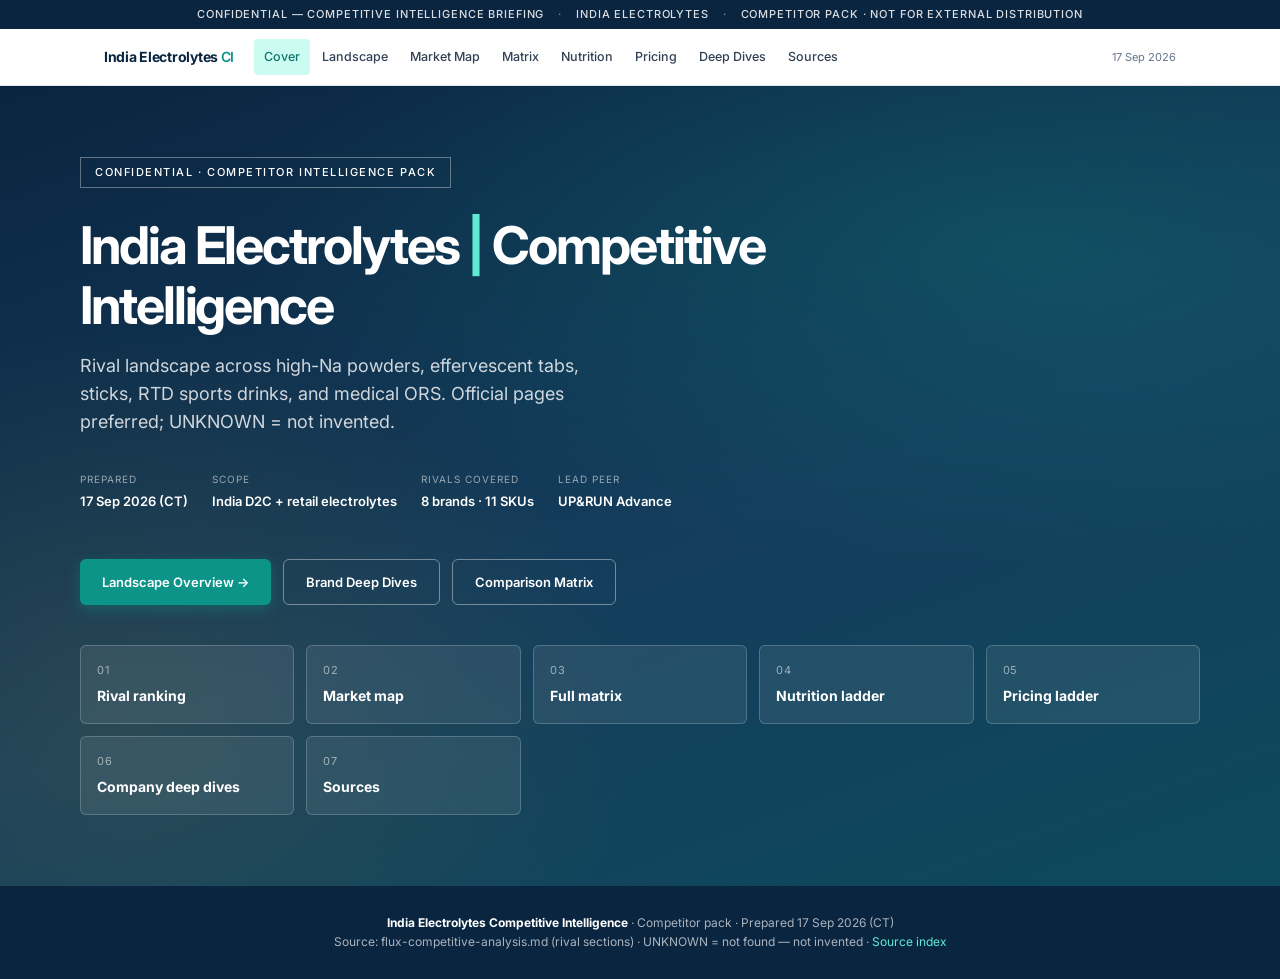
<file: index.html>
<!DOCTYPE html>
<html lang="en">
<head>
  <meta charset="UTF-8" />
  <meta name="viewport" content="width=device-width, initial-scale=1" />
  <title>India Electrolytes Competitive Intelligence</title>
  <link rel="preconnect" href="https://fonts.googleapis.com" />
  <link rel="preconnect" href="https://fonts.gstatic.com" crossorigin />
  <link href="https://fonts.googleapis.com/css2?family=Inter:wght@400;500;600;700&display=swap" rel="stylesheet" />
  <link rel="stylesheet" href="css/styles.css" />
</head>
<body>
  <section class="cover">
    <div class="cover-inner">
      <div class="badge">Confidential · Competitor Intelligence Pack</div>
      <h1>India Electrolytes <span>|</span> Competitive Intelligence</h1>
      <p class="subtitle">
        Rival landscape across high-Na powders, effervescent tabs, sticks, RTD sports drinks, and medical ORS.
        Official pages preferred; UNKNOWN = not invented.
      </p>
      <dl class="cover-meta">
        <div><dt>Prepared</dt><dd>17 Sep 2026 (CT)</dd></div>
        <div><dt>Scope</dt><dd>India D2C + retail electrolytes</dd></div>
        <div><dt>Rivals covered</dt><dd>8 brands · 11 SKUs</dd></div>
        <div><dt>Lead peer</dt><dd>UP&amp;RUN Advance</dd></div>
      </dl>
      <div class="cover-cta">
        <a class="btn btn-primary" href="executive.html">Landscape Overview →</a>
        <a class="btn btn-ghost" href="brands.html">Brand Deep Dives</a>
        <a class="btn btn-ghost" href="comparison.html">Comparison Matrix</a>
      </div>
      <div class="quick-grid">
        <a class="quick-link" href="executive.html"><div class="ql-num">01</div><div class="ql-title">Rival ranking</div></a>
        <a class="quick-link" href="market-map.html"><div class="ql-num">02</div><div class="ql-title">Market map</div></a>
        <a class="quick-link" href="comparison.html"><div class="ql-num">03</div><div class="ql-title">Full matrix</div></a>
        <a class="quick-link" href="nutrition.html"><div class="ql-num">04</div><div class="ql-title">Nutrition ladder</div></a>
        <a class="quick-link" href="pricing.html"><div class="ql-num">05</div><div class="ql-title">Pricing ladder</div></a>
        <a class="quick-link" href="brands.html"><div class="ql-num">06</div><div class="ql-title">Company deep dives</div></a>
        <a class="quick-link" href="sources.html"><div class="ql-num">07</div><div class="ql-title">Sources</div></a>
      </div>
    </div>
  </section>
  <script src="js/nav.js"></script>
  <script src="js/app.js"></script>
</body>
</html>
</file>
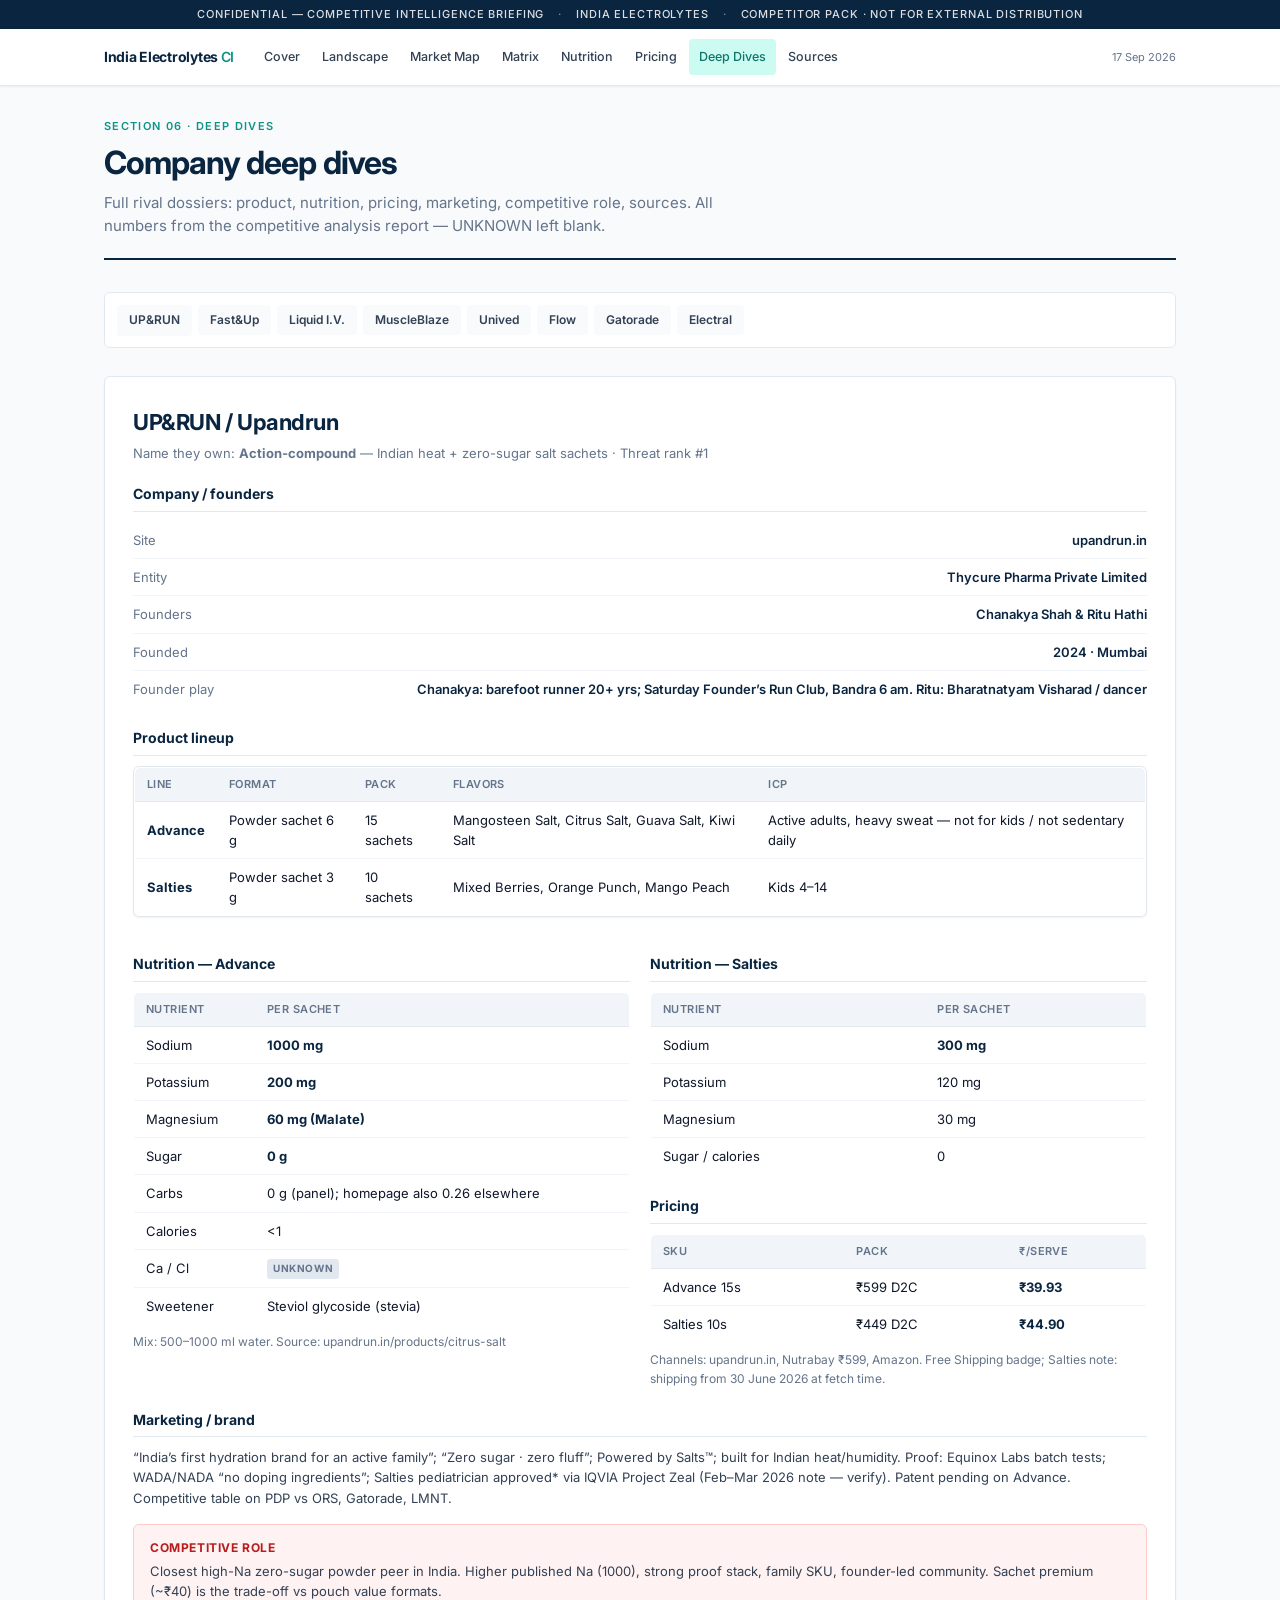
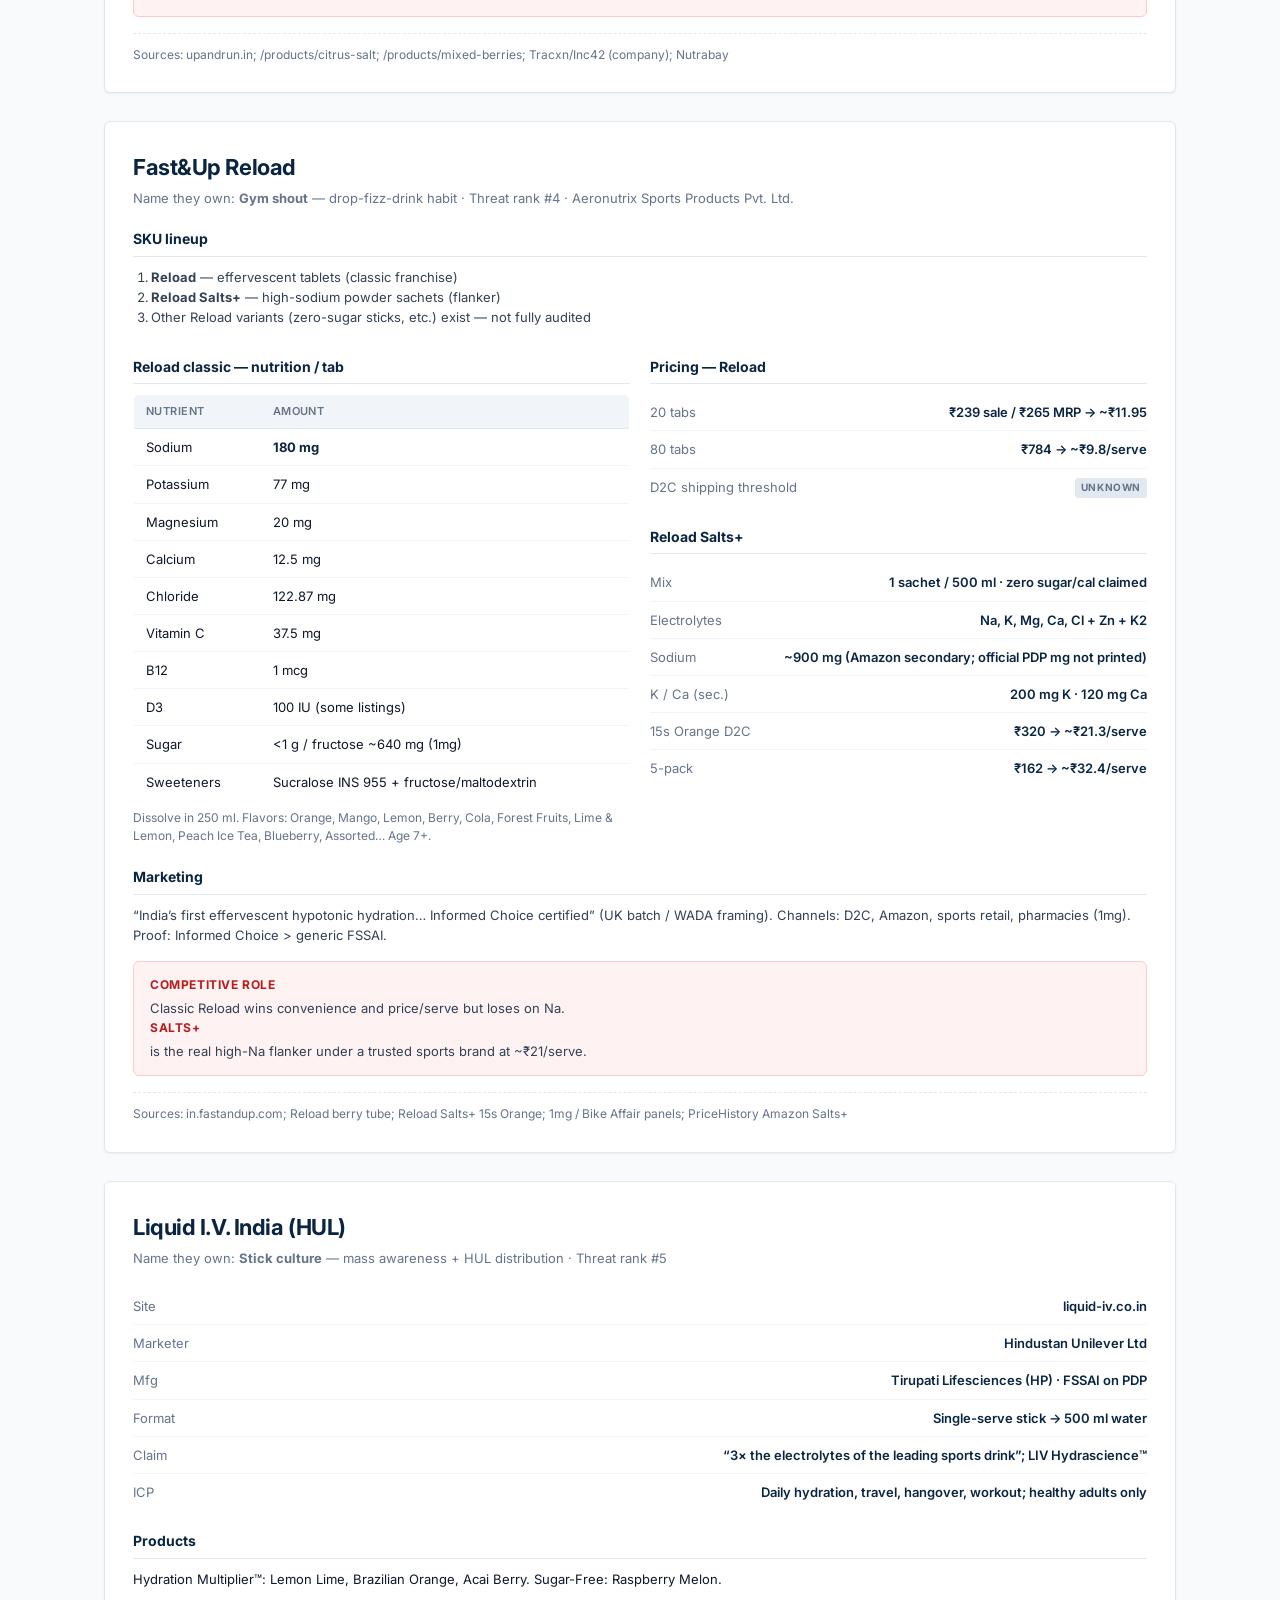
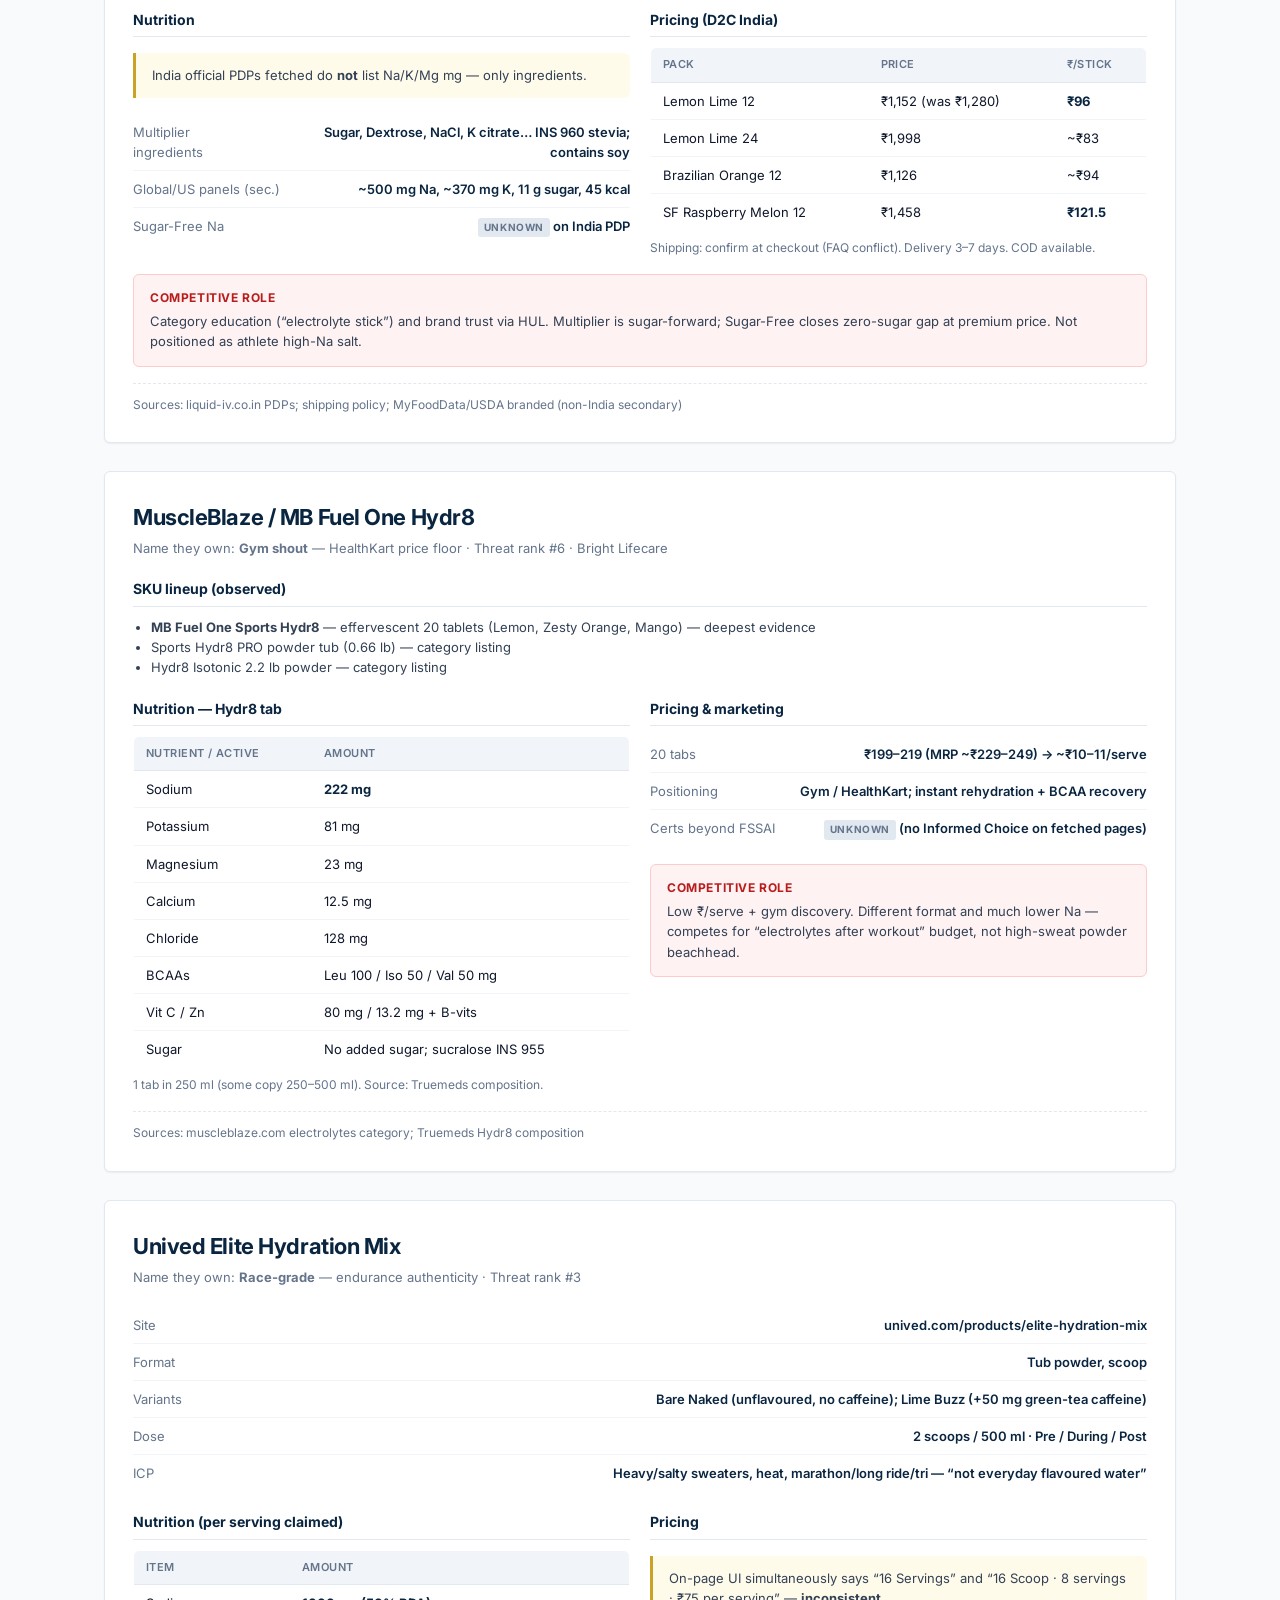
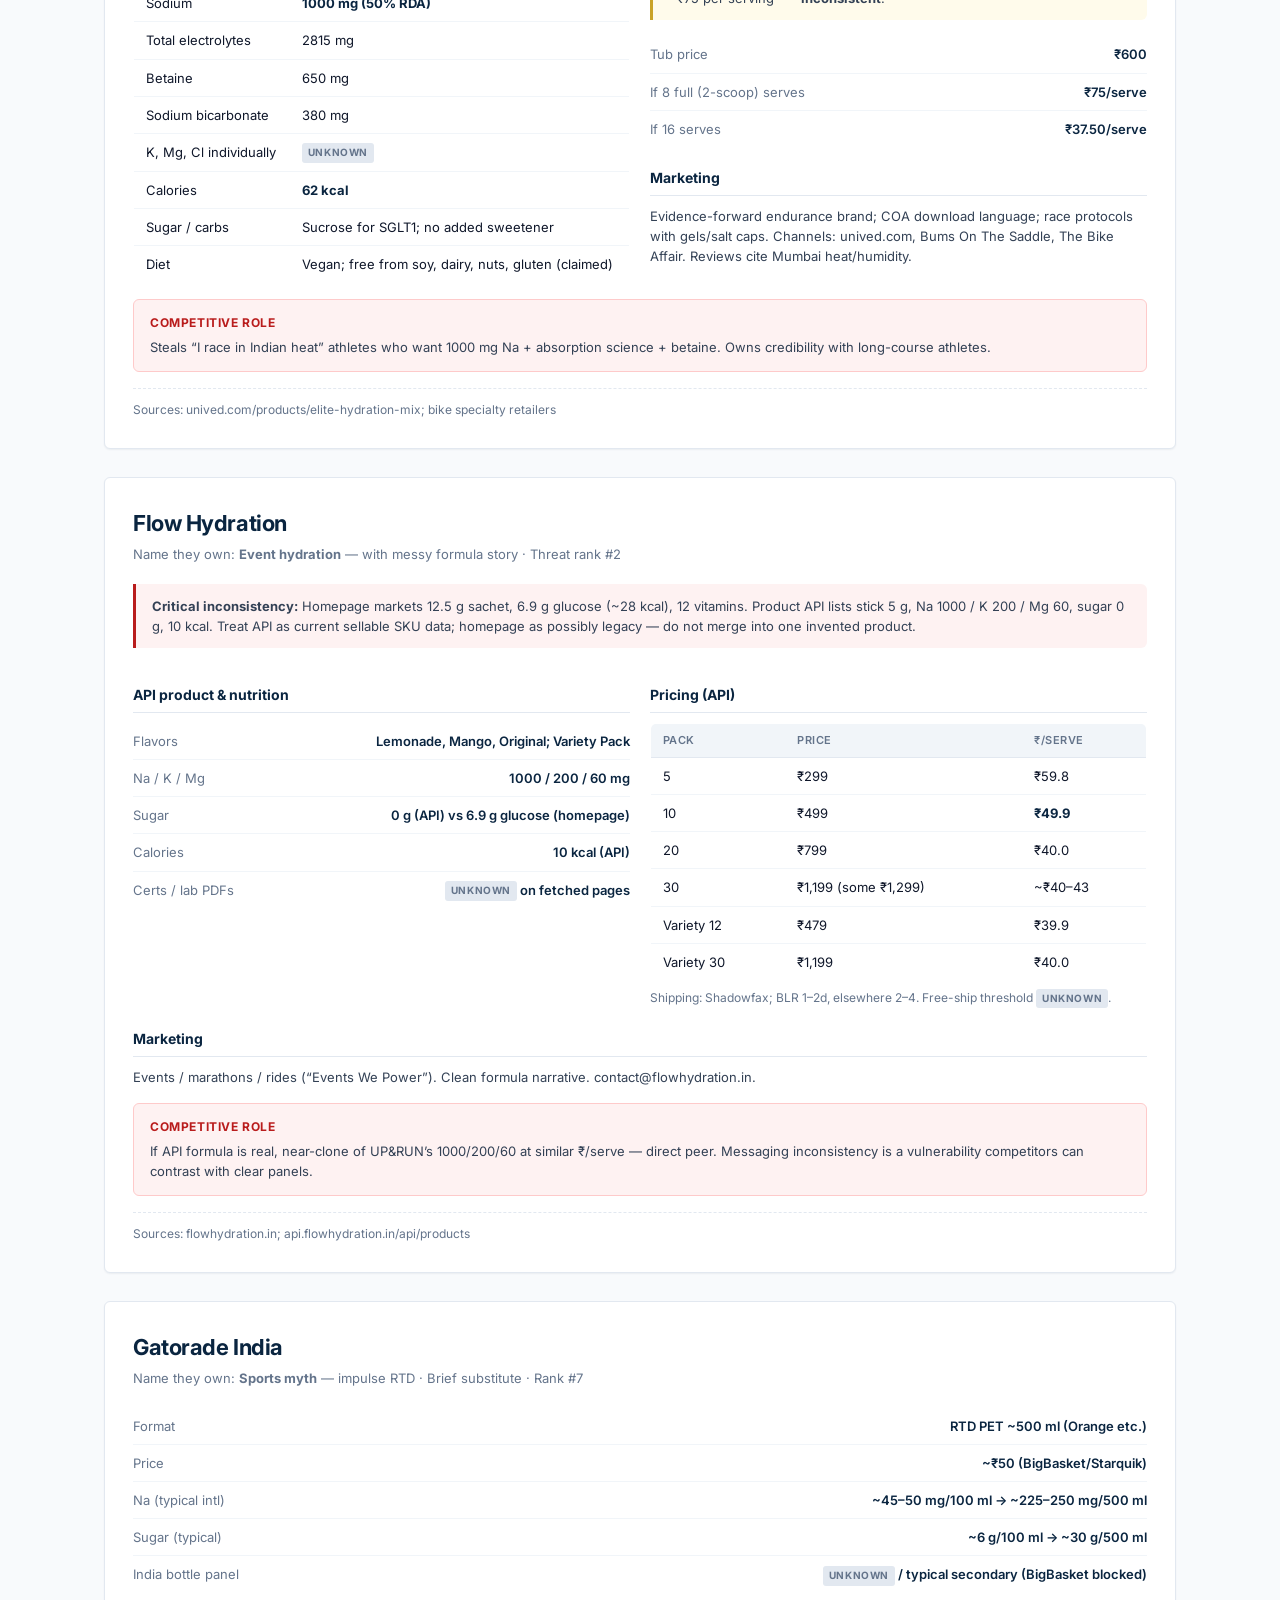
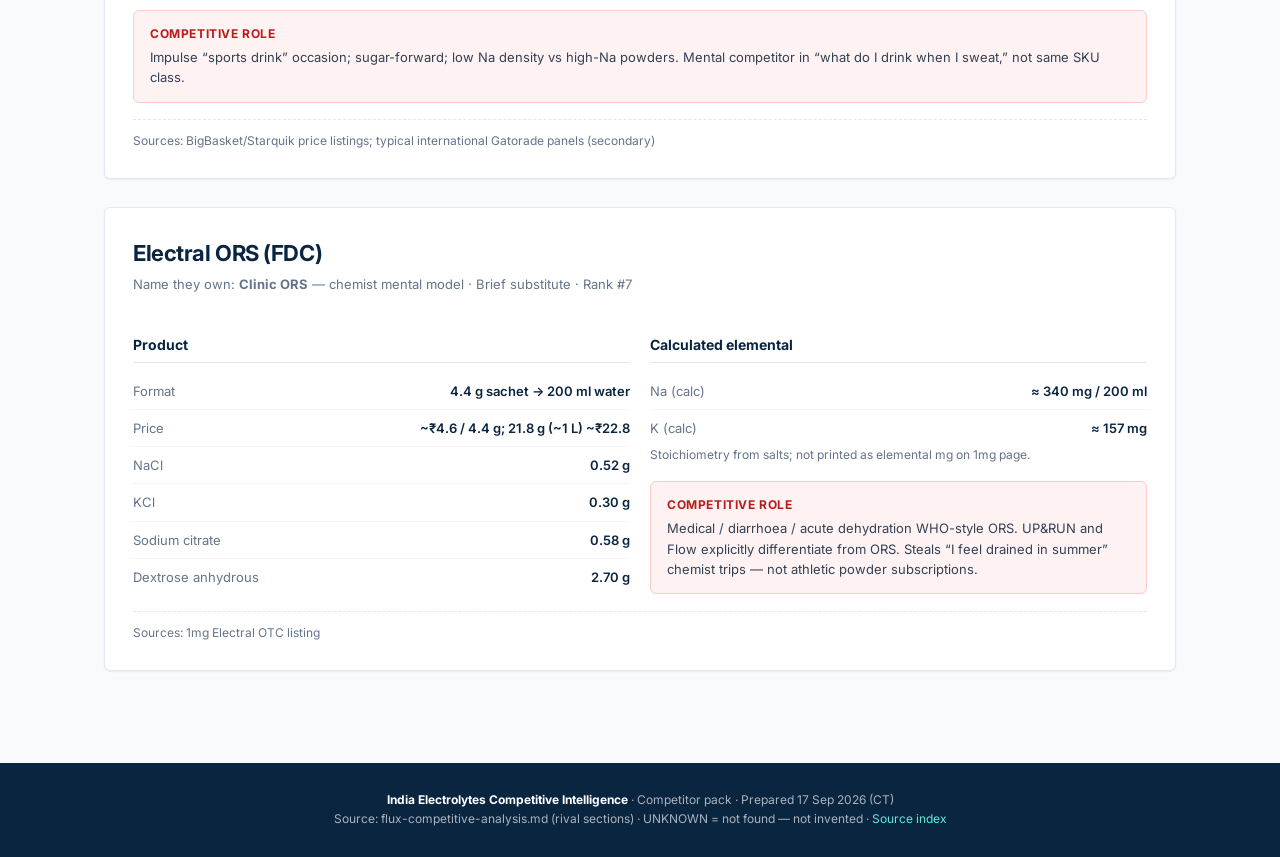
<file: brands.html>
<!DOCTYPE html>
<html lang="en">
<head>
  <meta charset="UTF-8" />
  <meta name="viewport" content="width=device-width, initial-scale=1" />
  <title>Brand Deep Dives | India Electrolytes CI</title>
  <link rel="preconnect" href="https://fonts.googleapis.com" />
  <link rel="preconnect" href="https://fonts.gstatic.com" crossorigin />
  <link href="https://fonts.googleapis.com/css2?family=Inter:wght@400;500;600;700&display=swap" rel="stylesheet" />
  <link rel="stylesheet" href="css/styles.css" />
</head>
<body>
  <main class="wrap">
    <header class="page-header">
      <div class="eyebrow">Section 06 · Deep Dives</div>
      <h1>Company deep dives</h1>
      <p class="lede">Full rival dossiers: product, nutrition, pricing, marketing, competitive role, sources. All numbers from the competitive analysis report — UNKNOWN left blank.</p>
    </header>

    <nav class="brand-nav" aria-label="Brands">
      <a href="#upandrun">UP&amp;RUN</a>
      <a href="#fastandup">Fast&amp;Up</a>
      <a href="#liquidiv">Liquid I.V.</a>
      <a href="#muscleblaze">MuscleBlaze</a>
      <a href="#unived">Unived</a>
      <a href="#flow">Flow</a>
      <a href="#gatorade">Gatorade</a>
      <a href="#electral">Electral</a>
    </nav>

    <!-- ========== UP&RUN ========== -->
    <section class="brand-section" id="upandrun">
      <h2>UP&amp;RUN / Upandrun</h2>
      <p class="brand-sub">Name they own: <strong>Action-compound</strong> — Indian heat + zero-sugar salt sachets · Threat rank #1</p>

      <h3>Company / founders</h3>
      <ul class="kv-list">
        <li><span class="k">Site</span><span class="v">upandrun.in</span></li>
        <li><span class="k">Entity</span><span class="v">Thycure Pharma Private Limited</span></li>
        <li><span class="k">Founders</span><span class="v">Chanakya Shah &amp; Ritu Hathi</span></li>
        <li><span class="k">Founded</span><span class="v">2024 · Mumbai</span></li>
        <li><span class="k">Founder play</span><span class="v">Chanakya: barefoot runner 20+ yrs; Saturday Founder’s Run Club, Bandra 6 am. Ritu: Bharatnatyam Visharad / dancer</span></li>
      </ul>

      <h3>Product lineup</h3>
      <div class="table-wrap">
        <table class="compact">
          <thead><tr><th>Line</th><th>Format</th><th>Pack</th><th>Flavors</th><th>ICP</th></tr></thead>
          <tbody>
            <tr>
              <td class="highlight">Advance</td>
              <td>Powder sachet 6 g</td>
              <td>15 sachets</td>
              <td>Mangosteen Salt, Citrus Salt, Guava Salt, Kiwi Salt</td>
              <td>Active adults, heavy sweat — not for kids / not sedentary daily</td>
            </tr>
            <tr>
              <td class="highlight">Salties</td>
              <td>Powder sachet 3 g</td>
              <td>10 sachets</td>
              <td>Mixed Berries, Orange Punch, Mango Peach</td>
              <td>Kids 4–14</td>
            </tr>
          </tbody>
        </table>
      </div>

      <div class="two-col" style="margin-top:16px">
        <div>
          <h3>Nutrition — Advance</h3>
          <table class="compact">
            <thead><tr><th>Nutrient</th><th>Per sachet</th></tr></thead>
            <tbody>
              <tr><td>Sodium</td><td class="highlight">1000 mg</td></tr>
              <tr><td>Potassium</td><td class="highlight">200 mg</td></tr>
              <tr><td>Magnesium</td><td class="highlight">60 mg (Malate)</td></tr>
              <tr><td>Sugar</td><td class="highlight">0 g</td></tr>
              <tr><td>Carbs</td><td>0 g (panel); homepage also 0.26 elsewhere</td></tr>
              <tr><td>Calories</td><td>&lt;1</td></tr>
              <tr><td>Ca / Cl</td><td><span class="unknown">UNKNOWN</span></td></tr>
              <tr><td>Sweetener</td><td>Steviol glycoside (stevia)</td></tr>
            </tbody>
          </table>
          <p style="font-size:12px;color:var(--gray-500);margin-top:8px">Mix: 500–1000 ml water. Source: upandrun.in/products/citrus-salt</p>
        </div>
        <div>
          <h3>Nutrition — Salties</h3>
          <table class="compact">
            <thead><tr><th>Nutrient</th><th>Per sachet</th></tr></thead>
            <tbody>
              <tr><td>Sodium</td><td class="highlight">300 mg</td></tr>
              <tr><td>Potassium</td><td>120 mg</td></tr>
              <tr><td>Magnesium</td><td>30 mg</td></tr>
              <tr><td>Sugar / calories</td><td>0</td></tr>
            </tbody>
          </table>
          <h3>Pricing</h3>
          <table class="compact">
            <thead><tr><th>SKU</th><th>Pack</th><th>₹/serve</th></tr></thead>
            <tbody>
              <tr><td>Advance 15s</td><td>₹599 D2C</td><td class="highlight">₹39.93</td></tr>
              <tr><td>Salties 10s</td><td>₹449 D2C</td><td class="highlight">₹44.90</td></tr>
            </tbody>
          </table>
          <p style="font-size:12px;color:var(--gray-500);margin-top:8px">Channels: upandrun.in, Nutrabay ₹599, Amazon. Free Shipping badge; Salties note: shipping from 30 June 2026 at fetch time.</p>
        </div>
      </div>

      <h3>Marketing / brand</h3>
      <p style="font-size:13px;color:var(--gray-700)">“India’s first hydration brand for an active family”; “Zero sugar · zero fluff”; Powered by Salts™; built for Indian heat/humidity. Proof: Equinox Labs batch tests; WADA/NADA “no doping ingredients”; Salties pediatrician approved* via IQVIA Project Zeal (Feb–Mar 2026 note — verify). Patent pending on Advance. Competitive table on PDP vs ORS, Gatorade, LMNT.</p>

      <div class="threat-box">
        <strong>Competitive role</strong>
        Closest high-Na zero-sugar powder peer in India. Higher published Na (1000), strong proof stack, family SKU, founder-led community. Sachet premium (~₹40) is the trade-off vs pouch value formats.
      </div>
      <div class="sources-mini">Sources: upandrun.in; /products/citrus-salt; /products/mixed-berries; Tracxn/Inc42 (company); Nutrabay</div>
    </section>

    <!-- ========== FAST&UP ========== -->
    <section class="brand-section" id="fastandup">
      <h2>Fast&amp;Up Reload</h2>
      <p class="brand-sub">Name they own: <strong>Gym shout</strong> — drop-fizz-drink habit · Threat rank #4 · Aeronutrix Sports Products Pvt. Ltd.</p>

      <h3>SKU lineup</h3>
      <ol style="font-size:13px;margin-left:18px;color:var(--gray-700)">
        <li><strong>Reload</strong> — effervescent tablets (classic franchise)</li>
        <li><strong>Reload Salts+</strong> — high-sodium powder sachets (flanker)</li>
        <li>Other Reload variants (zero-sugar sticks, etc.) exist — not fully audited</li>
      </ol>

      <div class="two-col" style="margin-top:8px">
        <div>
          <h3>Reload classic — nutrition / tab</h3>
          <table class="compact">
            <thead><tr><th>Nutrient</th><th>Amount</th></tr></thead>
            <tbody>
              <tr><td>Sodium</td><td class="highlight">180 mg</td></tr>
              <tr><td>Potassium</td><td>77 mg</td></tr>
              <tr><td>Magnesium</td><td>20 mg</td></tr>
              <tr><td>Calcium</td><td>12.5 mg</td></tr>
              <tr><td>Chloride</td><td>122.87 mg</td></tr>
              <tr><td>Vitamin C</td><td>37.5 mg</td></tr>
              <tr><td>B12</td><td>1 mcg</td></tr>
              <tr><td>D3</td><td>100 IU (some listings)</td></tr>
              <tr><td>Sugar</td><td>&lt;1 g / fructose ~640 mg (1mg)</td></tr>
              <tr><td>Sweeteners</td><td>Sucralose INS 955 + fructose/maltodextrin</td></tr>
            </tbody>
          </table>
          <p style="font-size:12px;color:var(--gray-500);margin-top:8px">Dissolve in 250 ml. Flavors: Orange, Mango, Lemon, Berry, Cola, Forest Fruits, Lime &amp; Lemon, Peach Ice Tea, Blueberry, Assorted… Age 7+.</p>
        </div>
        <div>
          <h3>Pricing — Reload</h3>
          <ul class="kv-list">
            <li><span class="k">20 tabs</span><span class="v">₹239 sale / ₹265 MRP → ~₹11.95</span></li>
            <li><span class="k">80 tabs</span><span class="v">₹784 → ~₹9.8/serve</span></li>
            <li><span class="k">D2C shipping threshold</span><span class="v"><span class="unknown">UNKNOWN</span></span></li>
          </ul>
          <h3>Reload Salts+</h3>
          <ul class="kv-list">
            <li><span class="k">Mix</span><span class="v">1 sachet / 500 ml · zero sugar/cal claimed</span></li>
            <li><span class="k">Electrolytes</span><span class="v">Na, K, Mg, Ca, Cl + Zn + K2</span></li>
            <li><span class="k">Sodium</span><span class="v">~900 mg (Amazon secondary; official PDP mg not printed)</span></li>
            <li><span class="k">K / Ca (sec.)</span><span class="v">200 mg K · 120 mg Ca</span></li>
            <li><span class="k">15s Orange D2C</span><span class="v">₹320 → ~₹21.3/serve</span></li>
            <li><span class="k">5-pack</span><span class="v">₹162 → ~₹32.4/serve</span></li>
          </ul>
        </div>
      </div>

      <h3>Marketing</h3>
      <p style="font-size:13px;color:var(--gray-700)">“India’s first effervescent hypotonic hydration… Informed Choice certified” (UK batch / WADA framing). Channels: D2C, Amazon, sports retail, pharmacies (1mg). Proof: Informed Choice &gt; generic FSSAI.</p>
      <div class="threat-box">
        <strong>Competitive role</strong>
        Classic Reload wins convenience and price/serve but loses on Na. <strong>Salts+</strong> is the real high-Na flanker under a trusted sports brand at ~₹21/serve.
      </div>
      <div class="sources-mini">Sources: in.fastandup.com; Reload berry tube; Reload Salts+ 15s Orange; 1mg / Bike Affair panels; PriceHistory Amazon Salts+</div>
    </section>

    <!-- ========== LIQUID I.V. ========== -->
    <section class="brand-section" id="liquidiv">
      <h2>Liquid I.V. India (HUL)</h2>
      <p class="brand-sub">Name they own: <strong>Stick culture</strong> — mass awareness + HUL distribution · Threat rank #5</p>

      <ul class="kv-list">
        <li><span class="k">Site</span><span class="v">liquid-iv.co.in</span></li>
        <li><span class="k">Marketer</span><span class="v">Hindustan Unilever Ltd</span></li>
        <li><span class="k">Mfg</span><span class="v">Tirupati Lifesciences (HP) · FSSAI on PDP</span></li>
        <li><span class="k">Format</span><span class="v">Single-serve stick → 500 ml water</span></li>
        <li><span class="k">Claim</span><span class="v">“3× the electrolytes of the leading sports drink”; LIV Hydrascience™</span></li>
        <li><span class="k">ICP</span><span class="v">Daily hydration, travel, hangover, workout; healthy adults only</span></li>
      </ul>

      <h3>Products</h3>
      <p style="font-size:13px">Hydration Multiplier™: Lemon Lime, Brazilian Orange, Acai Berry. Sugar-Free: Raspberry Melon.</p>

      <div class="two-col">
        <div>
          <h3>Nutrition</h3>
          <div class="note warning">India official PDPs fetched do <strong>not</strong> list Na/K/Mg mg — only ingredients.</div>
          <ul class="kv-list">
            <li><span class="k">Multiplier ingredients</span><span class="v">Sugar, Dextrose, NaCl, K citrate… INS 960 stevia; contains soy</span></li>
            <li><span class="k">Global/US panels (sec.)</span><span class="v">~500 mg Na, ~370 mg K, 11 g sugar, 45 kcal</span></li>
            <li><span class="k">Sugar-Free Na</span><span class="v"><span class="unknown">UNKNOWN</span> on India PDP</span></li>
          </ul>
        </div>
        <div>
          <h3>Pricing (D2C India)</h3>
          <table class="compact">
            <thead><tr><th>Pack</th><th>Price</th><th>₹/stick</th></tr></thead>
            <tbody>
              <tr><td>Lemon Lime 12</td><td>₹1,152 (was ₹1,280)</td><td class="highlight">₹96</td></tr>
              <tr><td>Lemon Lime 24</td><td>₹1,998</td><td>~₹83</td></tr>
              <tr><td>Brazilian Orange 12</td><td>₹1,126</td><td>~₹94</td></tr>
              <tr><td>SF Raspberry Melon 12</td><td>₹1,458</td><td class="highlight">₹121.5</td></tr>
            </tbody>
          </table>
          <p style="font-size:12px;color:var(--gray-500);margin-top:8px">Shipping: confirm at checkout (FAQ conflict). Delivery 3–7 days. COD available.</p>
        </div>
      </div>

      <div class="threat-box">
        <strong>Competitive role</strong>
        Category education (“electrolyte stick”) and brand trust via HUL. Multiplier is sugar-forward; Sugar-Free closes zero-sugar gap at premium price. Not positioned as athlete high-Na salt.
      </div>
      <div class="sources-mini">Sources: liquid-iv.co.in PDPs; shipping policy; MyFoodData/USDA branded (non-India secondary)</div>
    </section>

    <!-- ========== MUSCLEBLAZE ========== -->
    <section class="brand-section" id="muscleblaze">
      <h2>MuscleBlaze / MB Fuel One Hydr8</h2>
      <p class="brand-sub">Name they own: <strong>Gym shout</strong> — HealthKart price floor · Threat rank #6 · Bright Lifecare</p>

      <h3>SKU lineup (observed)</h3>
      <ul style="font-size:13px;margin-left:18px;color:var(--gray-700)">
        <li><strong>MB Fuel One Sports Hydr8</strong> — effervescent 20 tablets (Lemon, Zesty Orange, Mango) — deepest evidence</li>
        <li>Sports Hydr8 PRO powder tub (0.66 lb) — category listing</li>
        <li>Hydr8 Isotonic 2.2 lb powder — category listing</li>
      </ul>

      <div class="two-col">
        <div>
          <h3>Nutrition — Hydr8 tab</h3>
          <table class="compact">
            <thead><tr><th>Nutrient / active</th><th>Amount</th></tr></thead>
            <tbody>
              <tr><td>Sodium</td><td class="highlight">222 mg</td></tr>
              <tr><td>Potassium</td><td>81 mg</td></tr>
              <tr><td>Magnesium</td><td>23 mg</td></tr>
              <tr><td>Calcium</td><td>12.5 mg</td></tr>
              <tr><td>Chloride</td><td>128 mg</td></tr>
              <tr><td>BCAAs</td><td>Leu 100 / Iso 50 / Val 50 mg</td></tr>
              <tr><td>Vit C / Zn</td><td>80 mg / 13.2 mg + B-vits</td></tr>
              <tr><td>Sugar</td><td>No added sugar; sucralose INS 955</td></tr>
            </tbody>
          </table>
          <p style="font-size:12px;color:var(--gray-500);margin-top:8px">1 tab in 250 ml (some copy 250–500 ml). Source: Truemeds composition.</p>
        </div>
        <div>
          <h3>Pricing &amp; marketing</h3>
          <ul class="kv-list">
            <li><span class="k">20 tabs</span><span class="v">₹199–219 (MRP ~₹229–249) → ~₹10–11/serve</span></li>
            <li><span class="k">Positioning</span><span class="v">Gym / HealthKart; instant rehydration + BCAA recovery</span></li>
            <li><span class="k">Certs beyond FSSAI</span><span class="v"><span class="unknown">UNKNOWN</span> (no Informed Choice on fetched pages)</span></li>
          </ul>
          <div class="threat-box">
            <strong>Competitive role</strong>
            Low ₹/serve + gym discovery. Different format and much lower Na — competes for “electrolytes after workout” budget, not high-sweat powder beachhead.
          </div>
        </div>
      </div>
      <div class="sources-mini">Sources: muscleblaze.com electrolytes category; Truemeds Hydr8 composition</div>
    </section>

    <!-- ========== UNIVED ========== -->
    <section class="brand-section" id="unived">
      <h2>Unived Elite Hydration Mix</h2>
      <p class="brand-sub">Name they own: <strong>Race-grade</strong> — endurance authenticity · Threat rank #3</p>

      <ul class="kv-list">
        <li><span class="k">Site</span><span class="v">unived.com/products/elite-hydration-mix</span></li>
        <li><span class="k">Format</span><span class="v">Tub powder, scoop</span></li>
        <li><span class="k">Variants</span><span class="v">Bare Naked (unflavoured, no caffeine); Lime Buzz (+50 mg green-tea caffeine)</span></li>
        <li><span class="k">Dose</span><span class="v">2 scoops / 500 ml · Pre / During / Post</span></li>
        <li><span class="k">ICP</span><span class="v">Heavy/salty sweaters, heat, marathon/long ride/tri — “not everyday flavoured water”</span></li>
      </ul>

      <div class="two-col">
        <div>
          <h3>Nutrition (per serving claimed)</h3>
          <table class="compact">
            <thead><tr><th>Item</th><th>Amount</th></tr></thead>
            <tbody>
              <tr><td>Sodium</td><td class="highlight">1000 mg (50% RDA)</td></tr>
              <tr><td>Total electrolytes</td><td>2815 mg</td></tr>
              <tr><td>Betaine</td><td>650 mg</td></tr>
              <tr><td>Sodium bicarbonate</td><td>380 mg</td></tr>
              <tr><td>K, Mg, Cl individually</td><td><span class="unknown">UNKNOWN</span></td></tr>
              <tr><td>Calories</td><td class="highlight">62 kcal</td></tr>
              <tr><td>Sugar / carbs</td><td>Sucrose for SGLT1; no added sweetener</td></tr>
              <tr><td>Diet</td><td>Vegan; free from soy, dairy, nuts, gluten (claimed)</td></tr>
            </tbody>
          </table>
        </div>
        <div>
          <h3>Pricing</h3>
          <div class="note warning">On-page UI simultaneously says “16 Servings” and “16 Scoop · 8 servings · ₹75 per serving” — <strong>inconsistent</strong>.</div>
          <ul class="kv-list">
            <li><span class="k">Tub price</span><span class="v">₹600</span></li>
            <li><span class="k">If 8 full (2-scoop) serves</span><span class="v">₹75/serve</span></li>
            <li><span class="k">If 16 serves</span><span class="v">₹37.50/serve</span></li>
          </ul>
          <h3>Marketing</h3>
          <p style="font-size:13px;color:var(--gray-700)">Evidence-forward endurance brand; COA download language; race protocols with gels/salt caps. Channels: unived.com, Bums On The Saddle, The Bike Affair. Reviews cite Mumbai heat/humidity.</p>
        </div>
      </div>
      <div class="threat-box">
        <strong>Competitive role</strong>
        Steals “I race in Indian heat” athletes who want 1000 mg Na + absorption science + betaine. Owns credibility with long-course athletes.
      </div>
      <div class="sources-mini">Sources: unived.com/products/elite-hydration-mix; bike specialty retailers</div>
    </section>

    <!-- ========== FLOW ========== -->
    <section class="brand-section" id="flow">
      <h2>Flow Hydration</h2>
      <p class="brand-sub">Name they own: <strong>Event hydration</strong> — with messy formula story · Threat rank #2</p>

      <div class="note danger">
        <strong>Critical inconsistency:</strong> Homepage markets 12.5 g sachet, 6.9 g glucose (~28 kcal), 12 vitamins. Product API lists stick 5 g, Na 1000 / K 200 / Mg 60, sugar 0 g, 10 kcal. Treat API as current sellable SKU data; homepage as possibly legacy — do not merge into one invented product.
      </div>

      <div class="two-col">
        <div>
          <h3>API product &amp; nutrition</h3>
          <ul class="kv-list">
            <li><span class="k">Flavors</span><span class="v">Lemonade, Mango, Original; Variety Pack</span></li>
            <li><span class="k">Na / K / Mg</span><span class="v">1000 / 200 / 60 mg</span></li>
            <li><span class="k">Sugar</span><span class="v">0 g (API) vs 6.9 g glucose (homepage)</span></li>
            <li><span class="k">Calories</span><span class="v">10 kcal (API)</span></li>
            <li><span class="k">Certs / lab PDFs</span><span class="v"><span class="unknown">UNKNOWN</span> on fetched pages</span></li>
          </ul>
        </div>
        <div>
          <h3>Pricing (API)</h3>
          <table class="compact">
            <thead><tr><th>Pack</th><th>Price</th><th>₹/serve</th></tr></thead>
            <tbody>
              <tr><td>5</td><td>₹299</td><td>₹59.8</td></tr>
              <tr><td>10</td><td>₹499</td><td class="highlight">₹49.9</td></tr>
              <tr><td>20</td><td>₹799</td><td>₹40.0</td></tr>
              <tr><td>30</td><td>₹1,199 (some ₹1,299)</td><td>~₹40–43</td></tr>
              <tr><td>Variety 12</td><td>₹479</td><td>₹39.9</td></tr>
              <tr><td>Variety 30</td><td>₹1,199</td><td>₹40.0</td></tr>
            </tbody>
          </table>
          <p style="font-size:12px;color:var(--gray-500);margin-top:8px">Shipping: Shadowfax; BLR 1–2d, elsewhere 2–4. Free-ship threshold <span class="unknown">UNKNOWN</span>.</p>
        </div>
      </div>

      <h3>Marketing</h3>
      <p style="font-size:13px;color:var(--gray-700)">Events / marathons / rides (“Events We Power”). Clean formula narrative. contact@flowhydration.in.</p>
      <div class="threat-box">
        <strong>Competitive role</strong>
        If API formula is real, near-clone of UP&amp;RUN’s 1000/200/60 at similar ₹/serve — direct peer. Messaging inconsistency is a vulnerability competitors can contrast with clear panels.
      </div>
      <div class="sources-mini">Sources: flowhydration.in; api.flowhydration.in/api/products</div>
    </section>

    <!-- ========== GATORADE ========== -->
    <section class="brand-section" id="gatorade">
      <h2>Gatorade India</h2>
      <p class="brand-sub">Name they own: <strong>Sports myth</strong> — impulse RTD · Brief substitute · Rank #7</p>

      <ul class="kv-list">
        <li><span class="k">Format</span><span class="v">RTD PET ~500 ml (Orange etc.)</span></li>
        <li><span class="k">Price</span><span class="v">~₹50 (BigBasket/Starquik)</span></li>
        <li><span class="k">Na (typical intl)</span><span class="v">~45–50 mg/100 ml → ~225–250 mg/500 ml</span></li>
        <li><span class="k">Sugar (typical)</span><span class="v">~6 g/100 ml → ~30 g/500 ml</span></li>
        <li><span class="k">India bottle panel</span><span class="v"><span class="unknown">UNKNOWN</span> / typical secondary (BigBasket blocked)</span></li>
      </ul>
      <div class="threat-box">
        <strong>Competitive role</strong>
        Impulse “sports drink” occasion; sugar-forward; low Na density vs high-Na powders. Mental competitor in “what do I drink when I sweat,” not same SKU class.
      </div>
      <div class="sources-mini">Sources: BigBasket/Starquik price listings; typical international Gatorade panels (secondary)</div>
    </section>

    <!-- ========== ELECTRAL ========== -->
    <section class="brand-section" id="electral">
      <h2>Electral ORS (FDC)</h2>
      <p class="brand-sub">Name they own: <strong>Clinic ORS</strong> — chemist mental model · Brief substitute · Rank #7</p>

      <div class="two-col">
        <div>
          <h3>Product</h3>
          <ul class="kv-list">
            <li><span class="k">Format</span><span class="v">4.4 g sachet → 200 ml water</span></li>
            <li><span class="k">Price</span><span class="v">~₹4.6 / 4.4 g; 21.8 g (~1 L) ~₹22.8</span></li>
            <li><span class="k">NaCl</span><span class="v">0.52 g</span></li>
            <li><span class="k">KCl</span><span class="v">0.30 g</span></li>
            <li><span class="k">Sodium citrate</span><span class="v">0.58 g</span></li>
            <li><span class="k">Dextrose anhydrous</span><span class="v">2.70 g</span></li>
          </ul>
        </div>
        <div>
          <h3>Calculated elemental</h3>
          <ul class="kv-list">
            <li><span class="k">Na (calc)</span><span class="v">≈ 340 mg / 200 ml</span></li>
            <li><span class="k">K (calc)</span><span class="v">≈ 157 mg</span></li>
          </ul>
          <p style="font-size:12px;color:var(--gray-500)">Stoichiometry from salts; not printed as elemental mg on 1mg page.</p>
          <div class="threat-box">
            <strong>Competitive role</strong>
            Medical / diarrhoea / acute dehydration WHO-style ORS. UP&amp;RUN and Flow explicitly differentiate from ORS. Steals “I feel drained in summer” chemist trips — not athletic powder subscriptions.
          </div>
        </div>
      </div>
      <div class="sources-mini">Sources: 1mg Electral OTC listing</div>
    </section>

  </main>
  <script src="js/nav.js"></script>
  <script src="js/app.js"></script>
</body>
</html>
</file>
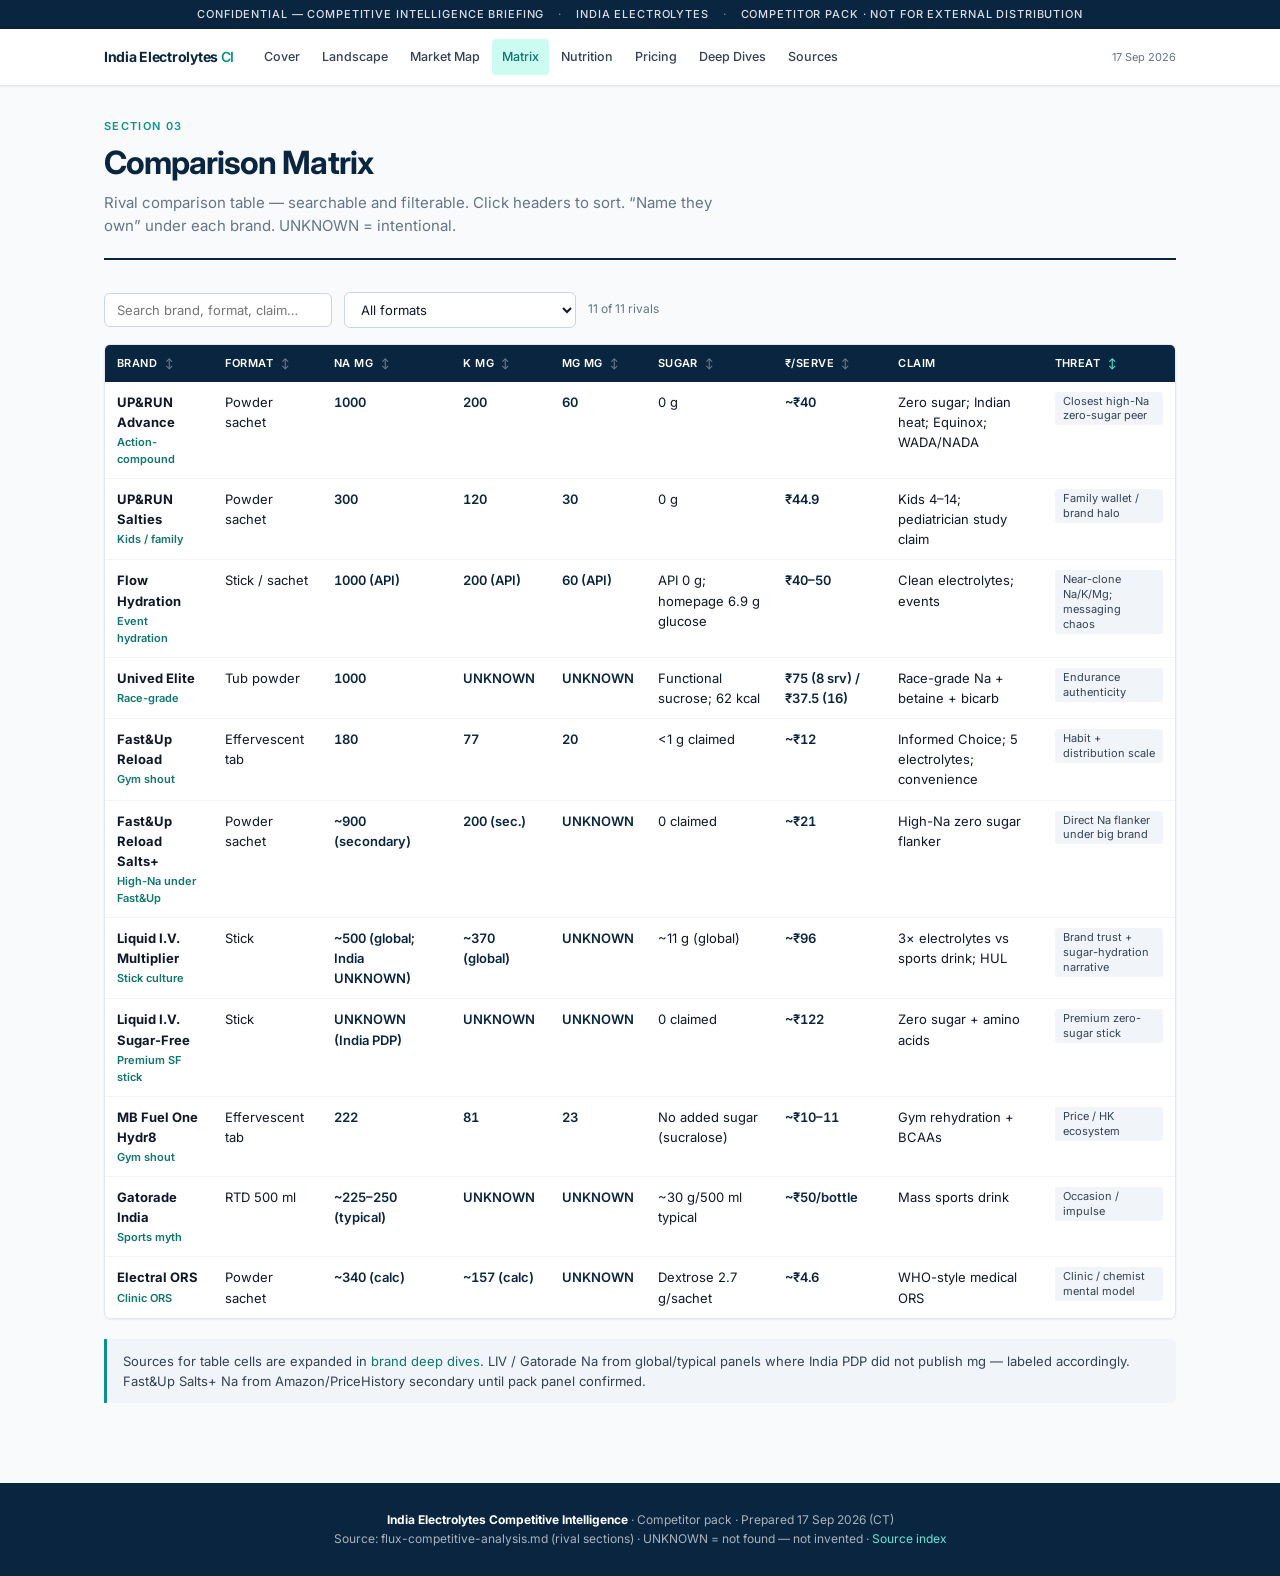
<file: comparison.html>
<!DOCTYPE html>
<html lang="en">
<head>
  <meta charset="UTF-8" />
  <meta name="viewport" content="width=device-width, initial-scale=1" />
  <title>Comparison Matrix | India Electrolytes CI</title>
  <link rel="preconnect" href="https://fonts.googleapis.com" />
  <link rel="preconnect" href="https://fonts.gstatic.com" crossorigin />
  <link href="https://fonts.googleapis.com/css2?family=Inter:wght@400;500;600;700&display=swap" rel="stylesheet" />
  <link rel="stylesheet" href="css/styles.css" />
</head>
<body>
  <main class="wrap">
    <header class="page-header">
      <div class="eyebrow">Section 03</div>
      <h1>Comparison Matrix</h1>
      <p class="lede">Rival comparison table — searchable and filterable. Click headers to sort. “Name they own” under each brand. UNKNOWN = intentional.</p>
    </header>

    <div class="table-toolbar">
      <input type="search" id="matrix-search" placeholder="Search brand, format, claim…" aria-label="Search matrix" />
      <select id="matrix-format" aria-label="Filter by format">
        <option value="all">All formats</option>
        <option value="powder">Powder / sachet / stick (peer)</option>
        <option value="tabs">Effervescent tabs</option>
        <option value="rtd">RTD / ORS / LIV sticks</option>
      </select>
      <span id="matrix-count" style="font-size:12px;color:var(--gray-500)"></span>
    </div>

    <div class="table-wrap">
      <table class="data" id="matrix-table">
        <thead>
          <tr>
            <th data-sort="brand">Brand <span class="sort-ind">↕</span></th>
            <th data-sort="format">Format <span class="sort-ind">↕</span></th>
            <th data-sort="na">Na mg <span class="sort-ind">↕</span></th>
            <th data-sort="k">K mg <span class="sort-ind">↕</span></th>
            <th data-sort="mg">Mg mg <span class="sort-ind">↕</span></th>
            <th data-sort="sugar">Sugar <span class="sort-ind">↕</span></th>
            <th data-sort="price">₹/serve <span class="sort-ind">↕</span></th>
            <th>Claim</th>
            <th data-sort="threatRank" class="sorted">Threat <span class="sort-ind">↕</span></th>
          </tr>
        </thead>
        <tbody id="matrix-body"></tbody>
      </table>
    </div>

    <div class="note" style="margin-top:20px">
      Sources for table cells are expanded in <a href="brands.html">brand deep dives</a>.
      LIV / Gatorade Na from global/typical panels where India PDP did not publish mg — labeled accordingly.
      Fast&amp;Up Salts+ Na from Amazon/PriceHistory secondary until pack panel confirmed.
    </div>
  </main>
  <script src="js/nav.js"></script>
  <script src="js/data.js"></script>
  <script src="js/app.js"></script>
</body>
</html>
</file>
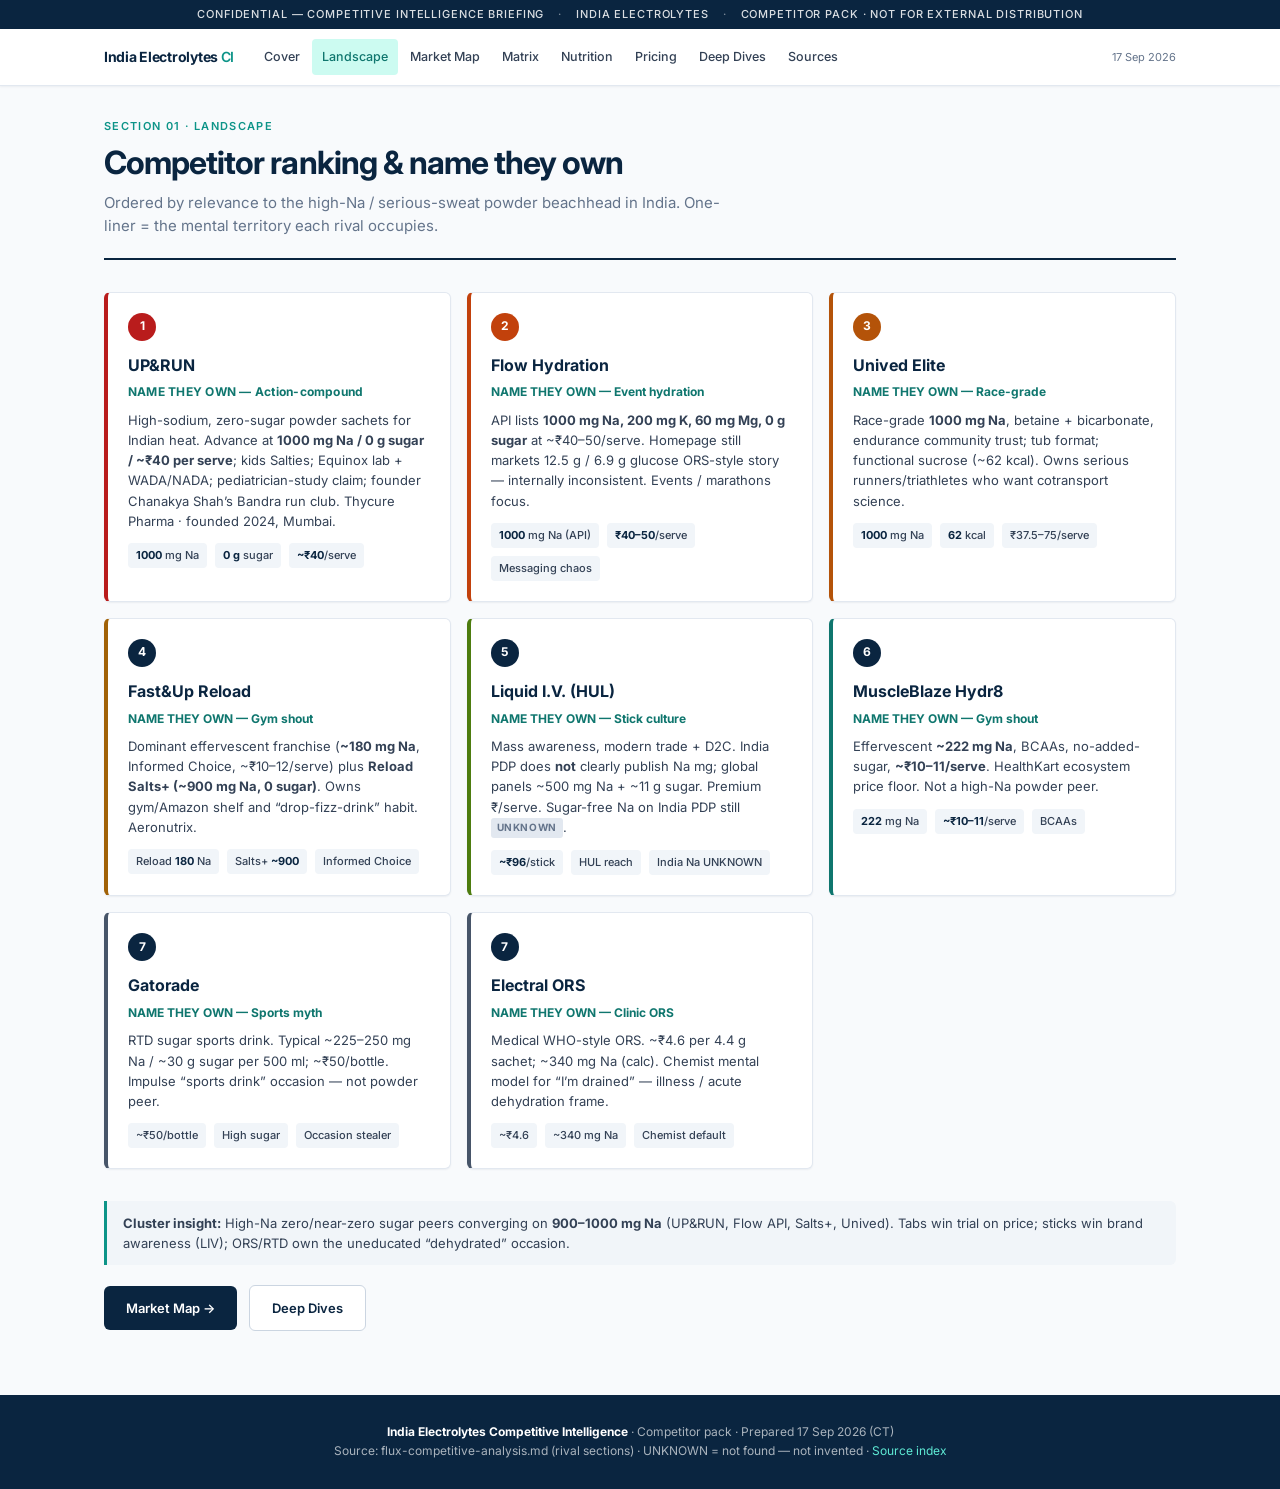
<file: executive.html>
<!DOCTYPE html>
<html lang="en">
<head>
  <meta charset="UTF-8" />
  <meta name="viewport" content="width=device-width, initial-scale=1" />
  <title>Landscape | India Electrolytes CI</title>
  <link rel="preconnect" href="https://fonts.googleapis.com" />
  <link rel="preconnect" href="https://fonts.gstatic.com" crossorigin />
  <link href="https://fonts.googleapis.com/css2?family=Inter:wght@400;500;600;700&display=swap" rel="stylesheet" />
  <link rel="stylesheet" href="css/styles.css" />
</head>
<body>
  <main class="wrap">
    <header class="page-header">
      <div class="eyebrow">Section 01 · Landscape</div>
      <h1>Competitor ranking &amp; name they own</h1>
      <p class="lede">Ordered by relevance to the high-Na / serious-sweat powder beachhead in India. One-liner = the mental territory each rival occupies.</p>
    </header>

    <div class="card-grid">
      <article class="card threat-card t1">
        <div class="threat-rank">1</div>
        <h3>UP&amp;RUN</h3>
        <p style="font-size:12px;font-weight:700;color:var(--teal-dark);margin-bottom:8px;letter-spacing:0.02em">NAME THEY OWN — Action-compound</p>
        <p class="why">High-sodium, zero-sugar powder sachets for Indian heat. Advance at <strong>1000 mg Na / 0 g sugar / ~₹40 per serve</strong>; kids Salties; Equinox lab + WADA/NADA; pediatrician-study claim; founder Chanakya Shah’s Bandra run club. Thycure Pharma · founded 2024, Mumbai.</p>
        <div class="stats">
          <span class="stat-pill"><strong>1000</strong> mg Na</span>
          <span class="stat-pill"><strong>0 g</strong> sugar</span>
          <span class="stat-pill"><strong>~₹40</strong>/serve</span>
        </div>
      </article>

      <article class="card threat-card t2">
        <div class="threat-rank">2</div>
        <h3>Flow Hydration</h3>
        <p style="font-size:12px;font-weight:700;color:var(--teal-dark);margin-bottom:8px">NAME THEY OWN — Event hydration</p>
        <p class="why">API lists <strong>1000 mg Na, 200 mg K, 60 mg Mg, 0 g sugar</strong> at ~₹40–50/serve. Homepage still markets 12.5 g / 6.9 g glucose ORS-style story — internally inconsistent. Events / marathons focus.</p>
        <div class="stats">
          <span class="stat-pill"><strong>1000</strong> mg Na (API)</span>
          <span class="stat-pill"><strong>₹40–50</strong>/serve</span>
          <span class="stat-pill">Messaging chaos</span>
        </div>
      </article>

      <article class="card threat-card t3">
        <div class="threat-rank">3</div>
        <h3>Unived Elite</h3>
        <p style="font-size:12px;font-weight:700;color:var(--teal-dark);margin-bottom:8px">NAME THEY OWN — Race-grade</p>
        <p class="why">Race-grade <strong>1000 mg Na</strong>, betaine + bicarbonate, endurance community trust; tub format; functional sucrose (~62 kcal). Owns serious runners/triathletes who want cotransport science.</p>
        <div class="stats">
          <span class="stat-pill"><strong>1000</strong> mg Na</span>
          <span class="stat-pill"><strong>62</strong> kcal</span>
          <span class="stat-pill">₹37.5–75/serve</span>
        </div>
      </article>

      <article class="card threat-card t4">
        <div class="threat-rank">4</div>
        <h3>Fast&amp;Up Reload</h3>
        <p style="font-size:12px;font-weight:700;color:var(--teal-dark);margin-bottom:8px">NAME THEY OWN — Gym shout</p>
        <p class="why">Dominant effervescent franchise (<strong>~180 mg Na</strong>, Informed Choice, ~₹10–12/serve) plus <strong>Reload Salts+ (~900 mg Na, 0 sugar)</strong>. Owns gym/Amazon shelf and “drop-fizz-drink” habit. Aeronutrix.</p>
        <div class="stats">
          <span class="stat-pill">Reload <strong>180</strong> Na</span>
          <span class="stat-pill">Salts+ <strong>~900</strong></span>
          <span class="stat-pill">Informed Choice</span>
        </div>
      </article>

      <article class="card threat-card t5">
        <div class="threat-rank">5</div>
        <h3>Liquid I.V. (HUL)</h3>
        <p style="font-size:12px;font-weight:700;color:var(--teal-dark);margin-bottom:8px">NAME THEY OWN — Stick culture</p>
        <p class="why">Mass awareness, modern trade + D2C. India PDP does <strong>not</strong> clearly publish Na mg; global panels ~500 mg Na + ~11 g sugar. Premium ₹/serve. Sugar-free Na on India PDP still <span class="unknown">UNKNOWN</span>.</p>
        <div class="stats">
          <span class="stat-pill"><strong>~₹96</strong>/stick</span>
          <span class="stat-pill">HUL reach</span>
          <span class="stat-pill">India Na UNKNOWN</span>
        </div>
      </article>

      <article class="card threat-card t6">
        <div class="threat-rank">6</div>
        <h3>MuscleBlaze Hydr8</h3>
        <p style="font-size:12px;font-weight:700;color:var(--teal-dark);margin-bottom:8px">NAME THEY OWN — Gym shout</p>
        <p class="why">Effervescent <strong>~222 mg Na</strong>, BCAAs, no-added-sugar, <strong>~₹10–11/serve</strong>. HealthKart ecosystem price floor. Not a high-Na powder peer.</p>
        <div class="stats">
          <span class="stat-pill"><strong>222</strong> mg Na</span>
          <span class="stat-pill"><strong>~₹10–11</strong>/serve</span>
          <span class="stat-pill">BCAAs</span>
        </div>
      </article>

      <article class="card threat-card t7">
        <div class="threat-rank">7</div>
        <h3>Gatorade</h3>
        <p style="font-size:12px;font-weight:700;color:var(--teal-dark);margin-bottom:8px">NAME THEY OWN — Sports myth</p>
        <p class="why">RTD sugar sports drink. Typical ~225–250 mg Na / ~30 g sugar per 500 ml; ~₹50/bottle. Impulse “sports drink” occasion — not powder peer.</p>
        <div class="stats">
          <span class="stat-pill">~₹50/bottle</span>
          <span class="stat-pill">High sugar</span>
          <span class="stat-pill">Occasion stealer</span>
        </div>
      </article>

      <article class="card threat-card t7">
        <div class="threat-rank">7</div>
        <h3>Electral ORS</h3>
        <p style="font-size:12px;font-weight:700;color:var(--teal-dark);margin-bottom:8px">NAME THEY OWN — Clinic ORS</p>
        <p class="why">Medical WHO-style ORS. ~₹4.6 per 4.4 g sachet; ~340 mg Na (calc). Chemist mental model for “I’m drained” — illness / acute dehydration frame.</p>
        <div class="stats">
          <span class="stat-pill">~₹4.6</span>
          <span class="stat-pill">~340 mg Na</span>
          <span class="stat-pill">Chemist default</span>
        </div>
      </article>
    </div>

    <div class="note" style="margin-top:32px">
      <strong>Cluster insight:</strong> High-Na zero/near-zero sugar peers converging on <strong>900–1000 mg Na</strong> (UP&amp;RUN, Flow API, Salts+, Unived).
      Tabs win trial on price; sticks win brand awareness (LIV); ORS/RTD own the uneducated “dehydrated” occasion.
    </div>
    <p style="margin-top:20px">
      <a class="btn btn-navy" href="market-map.html">Market Map →</a>
      <a class="btn btn-outline" href="brands.html" style="margin-left:8px">Deep Dives</a>
    </p>
  </main>
  <script src="js/nav.js"></script>
  <script src="js/app.js"></script>
</body>
</html>
</file>
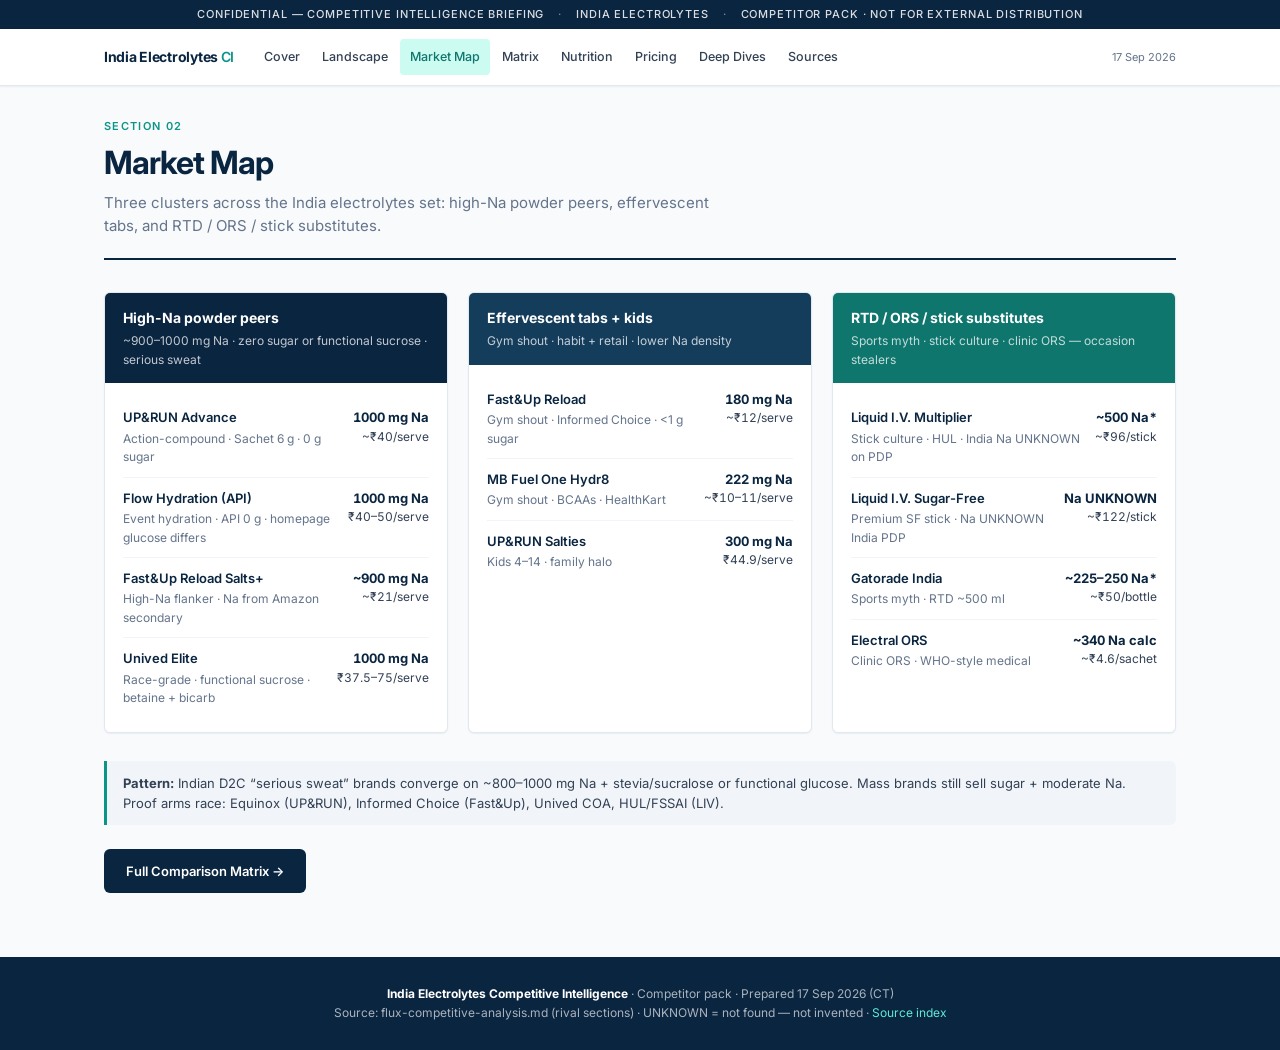
<file: market-map.html>
<!DOCTYPE html>
<html lang="en">
<head>
  <meta charset="UTF-8" />
  <meta name="viewport" content="width=device-width, initial-scale=1" />
  <title>Market Map | India Electrolytes CI</title>
  <link rel="preconnect" href="https://fonts.googleapis.com" />
  <link rel="preconnect" href="https://fonts.gstatic.com" crossorigin />
  <link href="https://fonts.googleapis.com/css2?family=Inter:wght@400;500;600;700&display=swap" rel="stylesheet" />
  <link rel="stylesheet" href="css/styles.css" />
</head>
<body>
  <main class="wrap">
    <header class="page-header">
      <div class="eyebrow">Section 02</div>
      <h1>Market Map</h1>
      <p class="lede">Three clusters across the India electrolytes set: high-Na powder peers, effervescent tabs, and RTD / ORS / stick substitutes.</p>
    </header>

    <div class="clusters">
      <div class="cluster">
        <div class="cluster-head">
          <h3>High-Na powder peers</h3>
          <p>~900–1000 mg Na · zero sugar or functional sucrose · serious sweat</p>
        </div>
        <div class="cluster-body">
          <div class="cluster-item">
            <div><div class="name">UP&amp;RUN Advance</div><div class="meta">Action-compound · Sachet 6 g · 0 g sugar</div></div>
            <div class="vals"><strong>1000 mg Na</strong>~₹40/serve</div>
          </div>
          <div class="cluster-item">
            <div><div class="name">Flow Hydration (API)</div><div class="meta">Event hydration · API 0 g · homepage glucose differs</div></div>
            <div class="vals"><strong>1000 mg Na</strong>₹40–50/serve</div>
          </div>
          <div class="cluster-item">
            <div><div class="name">Fast&amp;Up Reload Salts+</div><div class="meta">High-Na flanker · Na from Amazon secondary</div></div>
            <div class="vals"><strong>~900 mg Na</strong>~₹21/serve</div>
          </div>
          <div class="cluster-item">
            <div><div class="name">Unived Elite</div><div class="meta">Race-grade · functional sucrose · betaine + bicarb</div></div>
            <div class="vals"><strong>1000 mg Na</strong>₹37.5–75/serve</div>
          </div>
        </div>
      </div>

      <div class="cluster">
        <div class="cluster-head alt">
          <h3>Effervescent tabs + kids</h3>
          <p>Gym shout · habit + retail · lower Na density</p>
        </div>
        <div class="cluster-body">
          <div class="cluster-item">
            <div><div class="name">Fast&amp;Up Reload</div><div class="meta">Gym shout · Informed Choice · &lt;1 g sugar</div></div>
            <div class="vals"><strong>180 mg Na</strong>~₹12/serve</div>
          </div>
          <div class="cluster-item">
            <div><div class="name">MB Fuel One Hydr8</div><div class="meta">Gym shout · BCAAs · HealthKart</div></div>
            <div class="vals"><strong>222 mg Na</strong>~₹10–11/serve</div>
          </div>
          <div class="cluster-item">
            <div><div class="name">UP&amp;RUN Salties</div><div class="meta">Kids 4–14 · family halo</div></div>
            <div class="vals"><strong>300 mg Na</strong>₹44.9/serve</div>
          </div>
        </div>
      </div>

      <div class="cluster">
        <div class="cluster-head soft">
          <h3>RTD / ORS / stick substitutes</h3>
          <p>Sports myth · stick culture · clinic ORS — occasion stealers</p>
        </div>
        <div class="cluster-body">
          <div class="cluster-item">
            <div><div class="name">Liquid I.V. Multiplier</div><div class="meta">Stick culture · HUL · India Na UNKNOWN on PDP</div></div>
            <div class="vals"><strong>~500 Na*</strong>~₹96/stick</div>
          </div>
          <div class="cluster-item">
            <div><div class="name">Liquid I.V. Sugar-Free</div><div class="meta">Premium SF stick · Na UNKNOWN India PDP</div></div>
            <div class="vals"><strong>Na UNKNOWN</strong>~₹122/stick</div>
          </div>
          <div class="cluster-item">
            <div><div class="name">Gatorade India</div><div class="meta">Sports myth · RTD ~500 ml</div></div>
            <div class="vals"><strong>~225–250 Na*</strong>~₹50/bottle</div>
          </div>
          <div class="cluster-item">
            <div><div class="name">Electral ORS</div><div class="meta">Clinic ORS · WHO-style medical</div></div>
            <div class="vals"><strong>~340 Na calc</strong>~₹4.6/sachet</div>
          </div>
        </div>
      </div>
    </div>

    <div class="note" style="margin-top:28px">
      <strong>Pattern:</strong> Indian D2C “serious sweat” brands converge on ~800–1000 mg Na + stevia/sucralose or functional glucose.
      Mass brands still sell sugar + moderate Na. Proof arms race: Equinox (UP&amp;RUN), Informed Choice (Fast&amp;Up), Unived COA, HUL/FSSAI (LIV).
    </div>
    <p style="margin-top:24px"><a class="btn btn-navy" href="comparison.html">Full Comparison Matrix →</a></p>
  </main>
  <script src="js/nav.js"></script>
  <script src="js/app.js"></script>
</body>
</html>
</file>
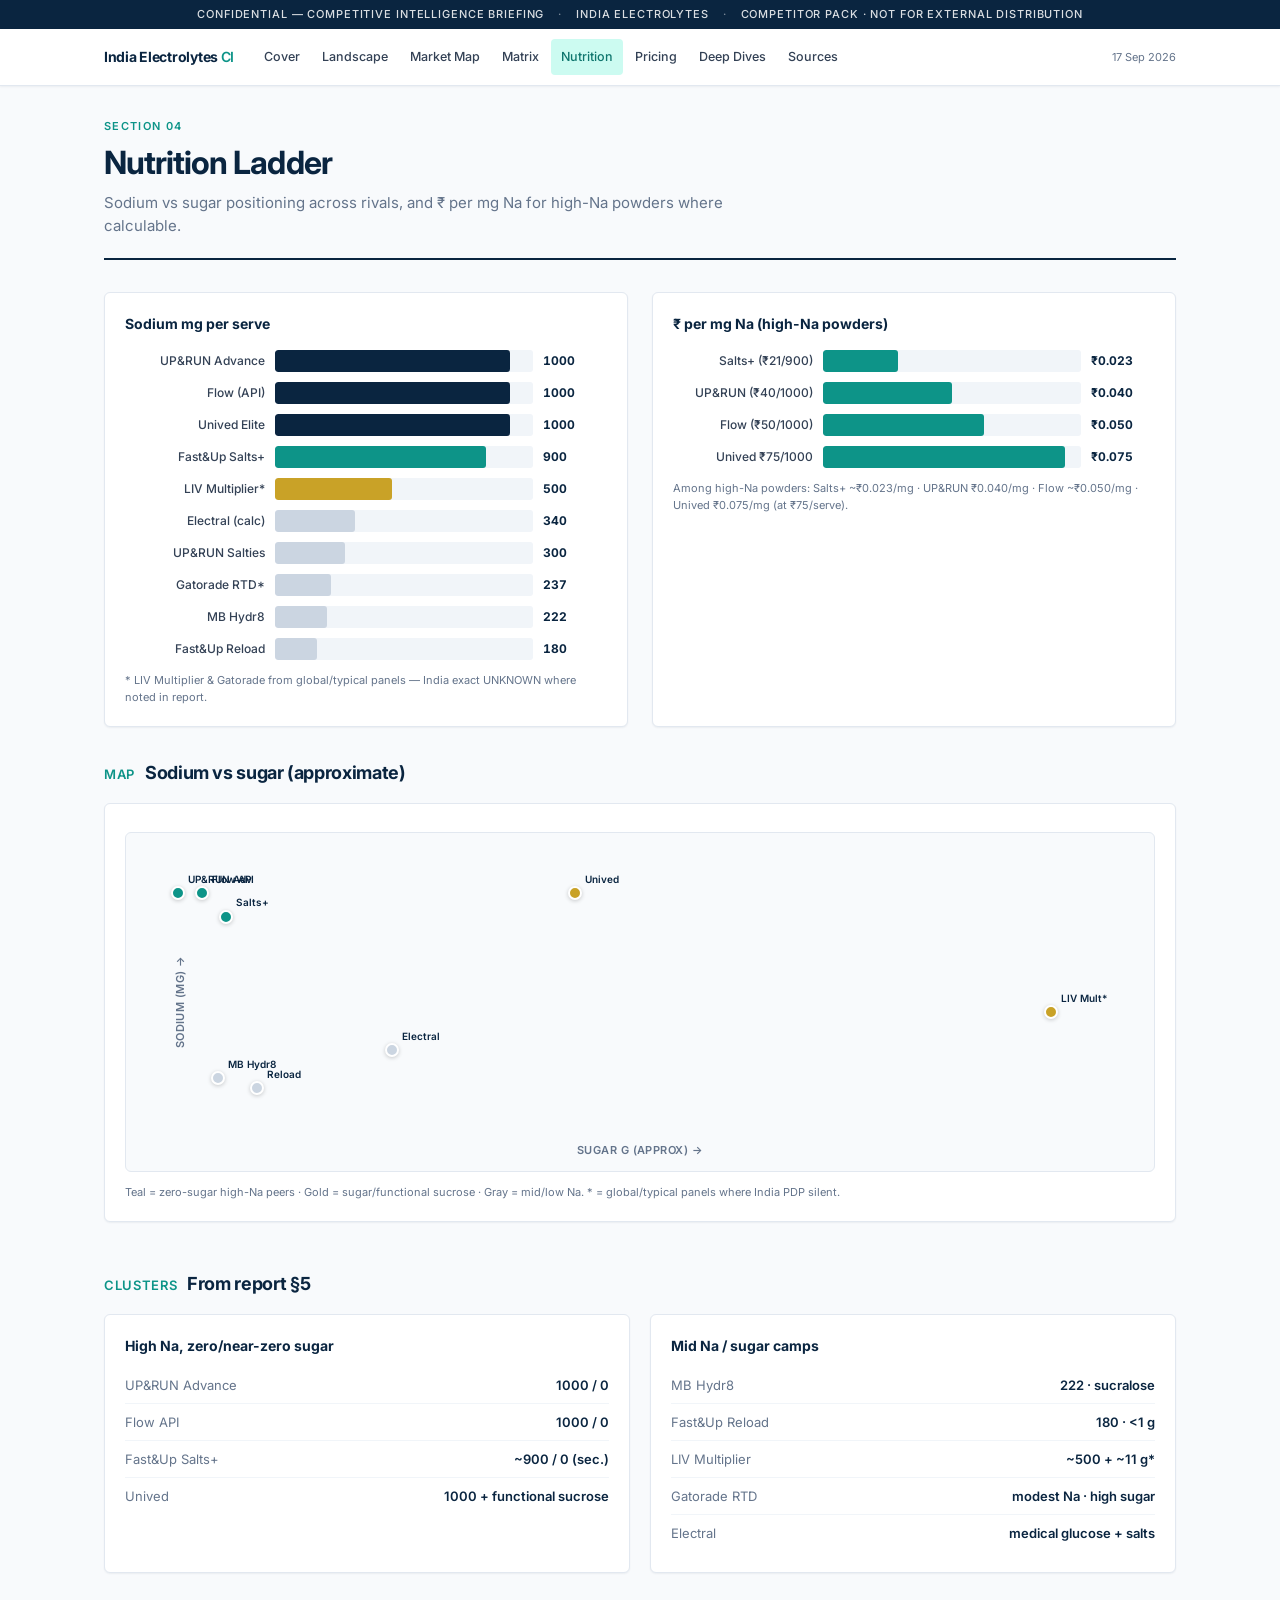
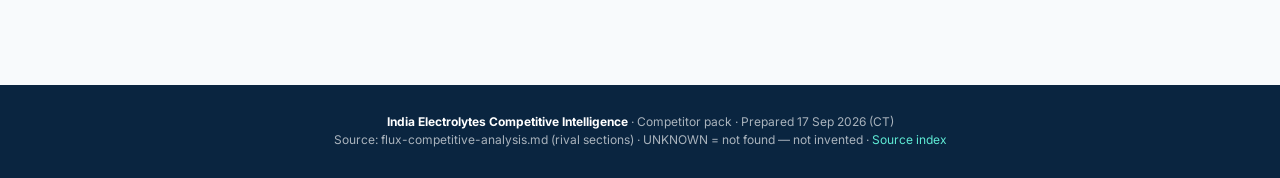
<file: nutrition.html>
<!DOCTYPE html>
<html lang="en">
<head>
  <meta charset="UTF-8" />
  <meta name="viewport" content="width=device-width, initial-scale=1" />
  <title>Nutrition Ladder | India Electrolytes CI</title>
  <link rel="preconnect" href="https://fonts.googleapis.com" />
  <link rel="preconnect" href="https://fonts.gstatic.com" crossorigin />
  <link href="https://fonts.googleapis.com/css2?family=Inter:wght@400;500;600;700&display=swap" rel="stylesheet" />
  <link rel="stylesheet" href="css/styles.css" />
</head>
<body>
  <main class="wrap">
    <header class="page-header">
      <div class="eyebrow">Section 04</div>
      <h1>Nutrition Ladder</h1>
      <p class="lede">Sodium vs sugar positioning across rivals, and ₹ per mg Na for high-Na powders where calculable.</p>
    </header>

    <div class="chart-grid">
      <div class="chart-card">
        <h3>Sodium mg per serve</h3>
        <div class="bar-chart" id="chart-na"></div>
        <p style="font-size:11px;color:var(--gray-500);margin-top:12px">* LIV Multiplier &amp; Gatorade from global/typical panels — India exact UNKNOWN where noted in report.</p>
      </div>
      <div class="chart-card">
        <h3>₹ per mg Na (high-Na powders)</h3>
        <div class="bar-chart" id="chart-cost-na"></div>
        <p style="font-size:11px;color:var(--gray-500);margin-top:12px">Among high-Na powders: Salts+ ~₹0.023/mg · UP&amp;RUN ₹0.040/mg · Flow ~₹0.050/mg · Unived ₹0.075/mg (at ₹75/serve).</p>
      </div>
    </div>

    <div class="section" style="margin-top:32px">
      <h2 class="section-title"><span class="num">MAP</span> Sodium vs sugar (approximate)</h2>
      <div class="chart-card">
        <div class="scatter-wrap" id="scatter-nutrition">
          <div class="scatter-axis-y">Sodium (mg) →</div>
          <div class="scatter-axis-x">Sugar g (approx) →</div>
          <div class="scatter-plot"></div>
        </div>
        <p style="font-size:11px;color:var(--gray-500);margin-top:12px">
          Teal = zero-sugar high-Na peers · Gold = sugar/functional sucrose · Gray = mid/low Na. * = global/typical panels where India PDP silent.
        </p>
      </div>
    </div>

    <div class="section">
      <h2 class="section-title"><span class="num">CLUSTERS</span> From report §5</h2>
      <div class="two-col">
        <div class="card">
          <h3 style="font-size:14px;color:var(--navy);margin-bottom:10px">High Na, zero/near-zero sugar</h3>
          <ul class="kv-list">
            <li><span class="k">UP&amp;RUN Advance</span><span class="v">1000 / 0</span></li>
            <li><span class="k">Flow API</span><span class="v">1000 / 0</span></li>
            <li><span class="k">Fast&amp;Up Salts+</span><span class="v">~900 / 0 (sec.)</span></li>
            <li><span class="k">Unived</span><span class="v">1000 + functional sucrose</span></li>
          </ul>
        </div>
        <div class="card">
          <h3 style="font-size:14px;color:var(--navy);margin-bottom:10px">Mid Na / sugar camps</h3>
          <ul class="kv-list">
            <li><span class="k">MB Hydr8</span><span class="v">222 · sucralose</span></li>
            <li><span class="k">Fast&amp;Up Reload</span><span class="v">180 · &lt;1 g</span></li>
            <li><span class="k">LIV Multiplier</span><span class="v">~500 + ~11 g*</span></li>
            <li><span class="k">Gatorade RTD</span><span class="v">modest Na · high sugar</span></li>
            <li><span class="k">Electral</span><span class="v">medical glucose + salts</span></li>
          </ul>
        </div>
      </div>
    </div>
  </main>
  <script src="js/nav.js"></script>
  <script src="js/data.js"></script>
  <script src="js/app.js"></script>
</body>
</html>
</file>
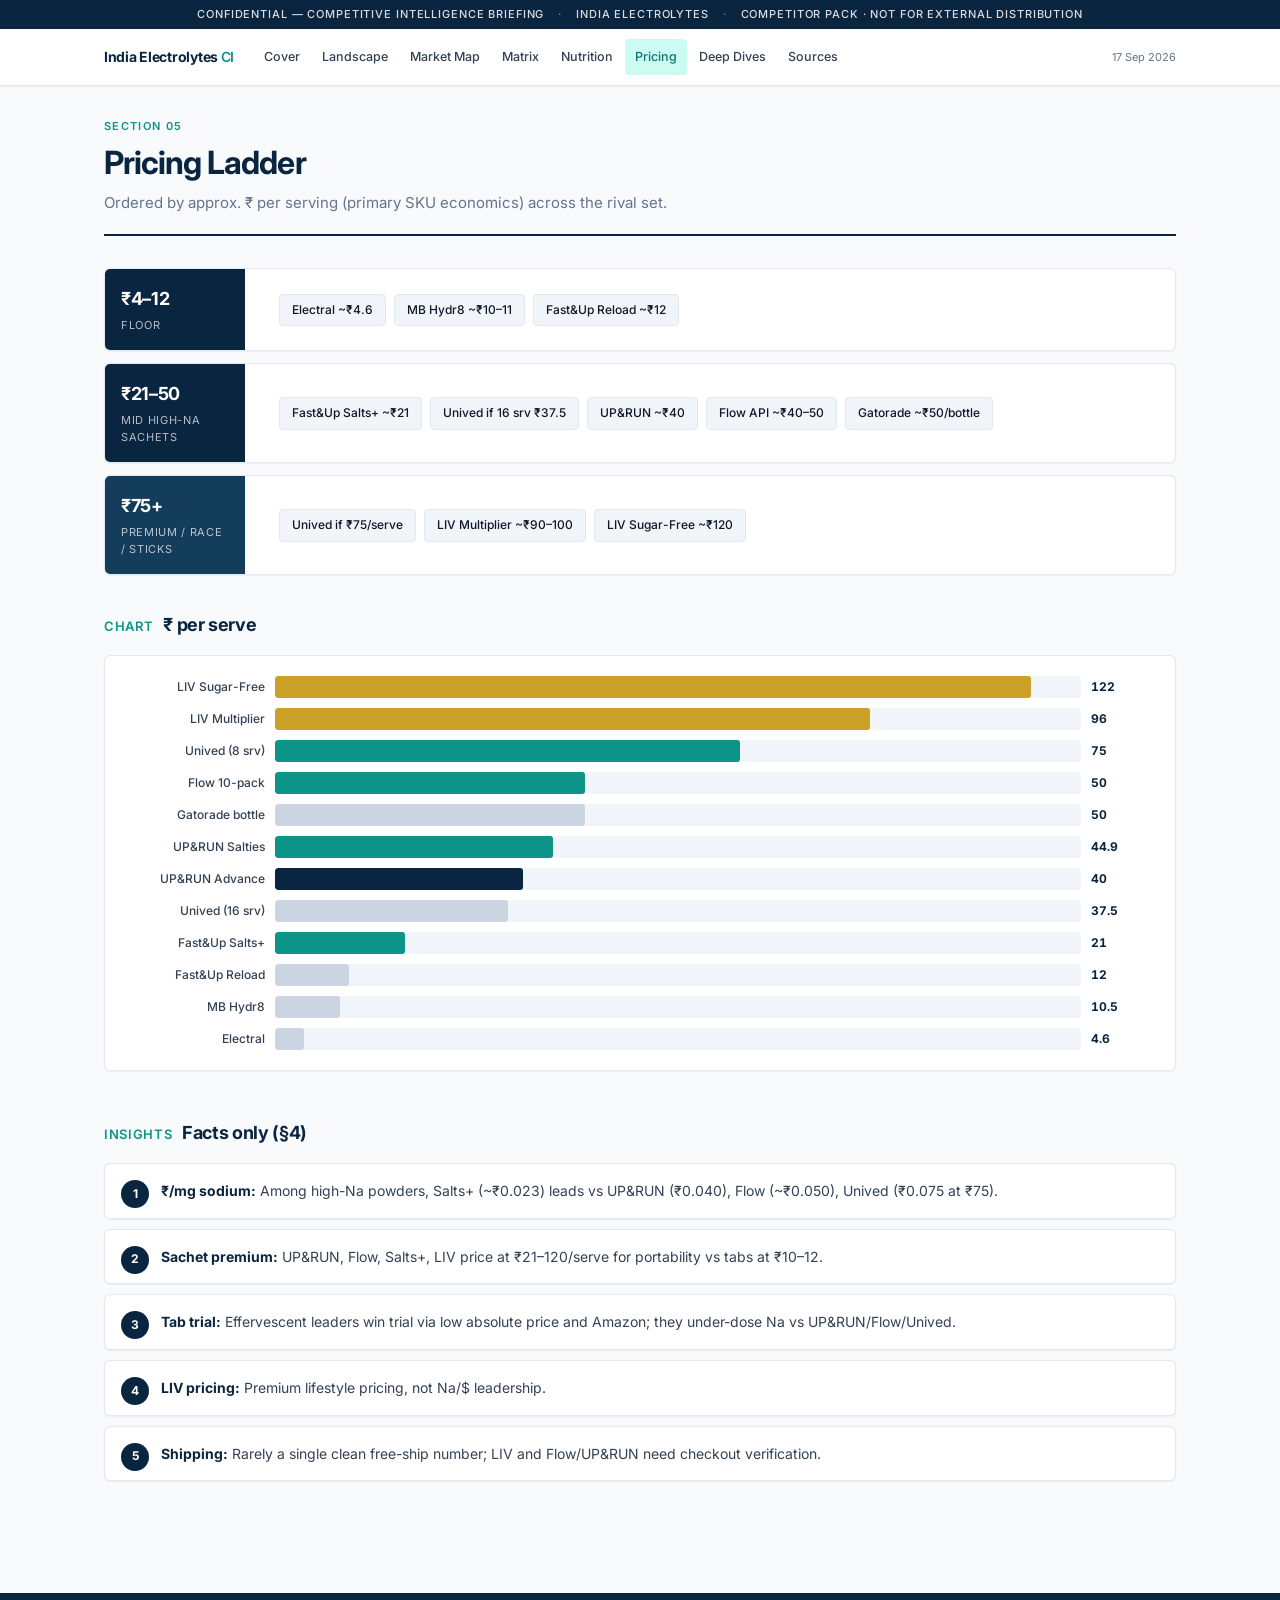
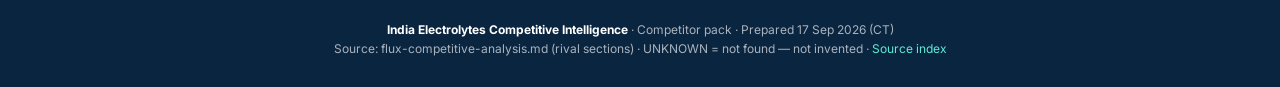
<file: pricing.html>
<!DOCTYPE html>
<html lang="en">
<head>
  <meta charset="UTF-8" />
  <meta name="viewport" content="width=device-width, initial-scale=1" />
  <title>Pricing Ladder | India Electrolytes CI</title>
  <link rel="preconnect" href="https://fonts.googleapis.com" />
  <link rel="preconnect" href="https://fonts.gstatic.com" crossorigin />
  <link href="https://fonts.googleapis.com/css2?family=Inter:wght@400;500;600;700&display=swap" rel="stylesheet" />
  <link rel="stylesheet" href="css/styles.css" />
</head>
<body>
  <main class="wrap">
    <header class="page-header">
      <div class="eyebrow">Section 05</div>
      <h1>Pricing Ladder</h1>
      <p class="lede">Ordered by approx. ₹ per serving (primary SKU economics) across the rival set.</p>
    </header>

    <div class="tier-ladder">
      <div class="tier">
        <div class="tier-label">
          <div class="range">₹4–12</div>
          <div class="name">Floor</div>
        </div>
        <div class="tier-content">
          <span class="tier-chip">Electral ~₹4.6</span>
          <span class="tier-chip">MB Hydr8 ~₹10–11</span>
          <span class="tier-chip">Fast&amp;Up Reload ~₹12</span>
        </div>
      </div>
      <div class="tier">
        <div class="tier-label">
          <div class="range">₹21–50</div>
          <div class="name">Mid high-Na sachets</div>
        </div>
        <div class="tier-content">
          <span class="tier-chip">Fast&amp;Up Salts+ ~₹21</span>
          <span class="tier-chip">Unived if 16 srv ₹37.5</span>
          <span class="tier-chip">UP&amp;RUN ~₹40</span>
          <span class="tier-chip">Flow API ~₹40–50</span>
          <span class="tier-chip">Gatorade ~₹50/bottle</span>
        </div>
      </div>
      <div class="tier premium">
        <div class="tier-label">
          <div class="range">₹75+</div>
          <div class="name">Premium / race / sticks</div>
        </div>
        <div class="tier-content">
          <span class="tier-chip">Unived if ₹75/serve</span>
          <span class="tier-chip">LIV Multiplier ~₹90–100</span>
          <span class="tier-chip">LIV Sugar-Free ~₹120</span>
        </div>
      </div>
    </div>

    <div class="section" style="margin-top:36px">
      <h2 class="section-title"><span class="num">CHART</span> ₹ per serve</h2>
      <div class="chart-card">
        <div class="bar-chart" id="chart-price"></div>
      </div>
    </div>

    <div class="section">
      <h2 class="section-title"><span class="num">INSIGHTS</span> Facts only (§4)</h2>
      <ul class="reco-list" style="counter-reset:reco">
        <li><strong>₹/mg sodium:</strong> Among high-Na powders, Salts+ (~₹0.023) leads vs UP&amp;RUN (₹0.040), Flow (~₹0.050), Unived (₹0.075 at ₹75).</li>
        <li><strong>Sachet premium:</strong> UP&amp;RUN, Flow, Salts+, LIV price at ₹21–120/serve for portability vs tabs at ₹10–12.</li>
        <li><strong>Tab trial:</strong> Effervescent leaders win trial via low absolute price and Amazon; they under-dose Na vs UP&amp;RUN/Flow/Unived.</li>
        <li><strong>LIV pricing:</strong> Premium lifestyle pricing, not Na/$ leadership.</li>
        <li><strong>Shipping:</strong> Rarely a single clean free-ship number; LIV and Flow/UP&amp;RUN need checkout verification.</li>
      </ul>
    </div>
  </main>
  <script src="js/nav.js"></script>
  <script src="js/data.js"></script>
  <script src="js/app.js"></script>
</body>
</html>
</file>
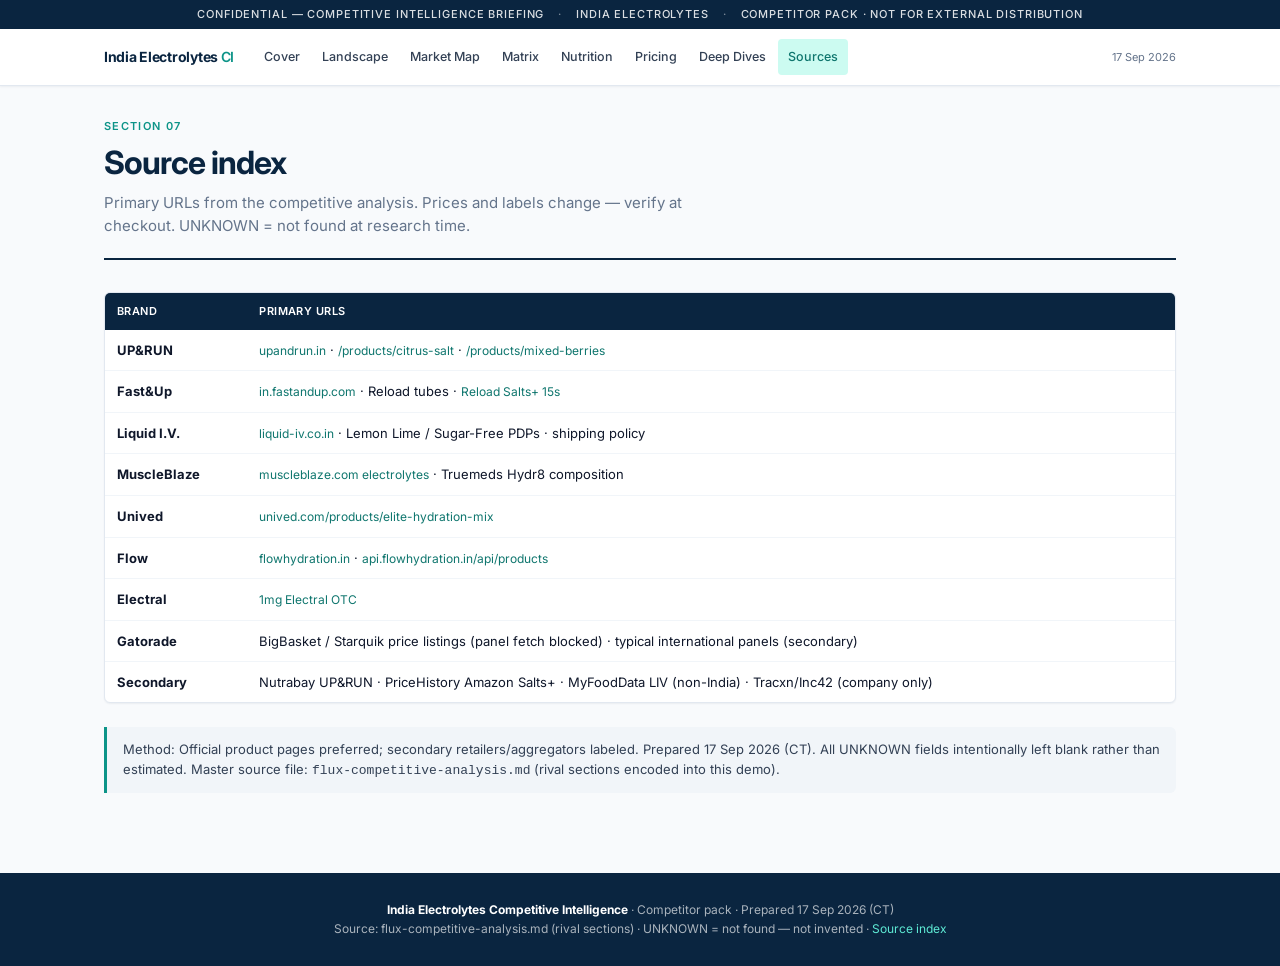
<file: sources.html>
<!DOCTYPE html>
<html lang="en">
<head>
  <meta charset="UTF-8" />
  <meta name="viewport" content="width=device-width, initial-scale=1" />
  <title>Sources | India Electrolytes CI</title>
  <link rel="preconnect" href="https://fonts.googleapis.com" />
  <link rel="preconnect" href="https://fonts.gstatic.com" crossorigin />
  <link href="https://fonts.googleapis.com/css2?family=Inter:wght@400;500;600;700&display=swap" rel="stylesheet" />
  <link rel="stylesheet" href="css/styles.css" />
</head>
<body>
  <main class="wrap">
    <header class="page-header">
      <div class="eyebrow">Section 07</div>
      <h1>Source index</h1>
      <p class="lede">Primary URLs from the competitive analysis. Prices and labels change — verify at checkout. UNKNOWN = not found at research time.</p>
    </header>

    <div class="table-wrap sources-table">
      <table class="data">
        <thead>
          <tr><th>Brand</th><th>Primary URLs</th></tr>
        </thead>
        <tbody>
          <tr>
            <td><strong>UP&amp;RUN</strong></td>
            <td>
              <a href="https://upandrun.in" target="_blank" rel="noopener">upandrun.in</a> ·
              <a href="https://upandrun.in/products/citrus-salt" target="_blank" rel="noopener">/products/citrus-salt</a> ·
              <a href="https://upandrun.in/products/mixed-berries" target="_blank" rel="noopener">/products/mixed-berries</a>
            </td>
          </tr>
          <tr>
            <td><strong>Fast&amp;Up</strong></td>
            <td>
              <a href="https://in.fastandup.com/" target="_blank" rel="noopener">in.fastandup.com</a> · Reload tubes ·
              <a href="https://in.fastandup.com/products/reload-salts-high-sodium-electrolyte-mix-orange-15s" target="_blank" rel="noopener">Reload Salts+ 15s</a>
            </td>
          </tr>
          <tr>
            <td><strong>Liquid I.V.</strong></td>
            <td>
              <a href="https://liquid-iv.co.in/" target="_blank" rel="noopener">liquid-iv.co.in</a> · Lemon Lime / Sugar-Free PDPs · shipping policy
            </td>
          </tr>
          <tr>
            <td><strong>MuscleBlaze</strong></td>
            <td>
              <a href="https://www.muscleblaze.com/categories/pre-post-workout/electrolytes" target="_blank" rel="noopener">muscleblaze.com electrolytes</a> ·
              Truemeds Hydr8 composition
            </td>
          </tr>
          <tr>
            <td><strong>Unived</strong></td>
            <td>
              <a href="https://unived.com/products/elite-hydration-mix" target="_blank" rel="noopener">unived.com/products/elite-hydration-mix</a>
            </td>
          </tr>
          <tr>
            <td><strong>Flow</strong></td>
            <td>
              <a href="https://flowhydration.in/" target="_blank" rel="noopener">flowhydration.in</a> ·
              <a href="https://api.flowhydration.in/api/products" target="_blank" rel="noopener">api.flowhydration.in/api/products</a>
            </td>
          </tr>
          <tr>
            <td><strong>Electral</strong></td>
            <td>
              <a href="https://www.1mg.com/otc/electral-powder-ors-for-replenishing-body-fluids-electrolytes-for-stomach-care-otc58951" target="_blank" rel="noopener">1mg Electral OTC</a>
            </td>
          </tr>
          <tr>
            <td><strong>Gatorade</strong></td>
            <td>BigBasket / Starquik price listings (panel fetch blocked) · typical international panels (secondary)</td>
          </tr>
          <tr>
            <td><strong>Secondary</strong></td>
            <td>Nutrabay UP&amp;RUN · PriceHistory Amazon Salts+ · MyFoodData LIV (non-India) · Tracxn/Inc42 (company only)</td>
          </tr>
        </tbody>
      </table>
    </div>

    <div class="note" style="margin-top:24px">
      Method: Official product pages preferred; secondary retailers/aggregators labeled.
      Prepared 17 Sep 2026 (CT). All UNKNOWN fields intentionally left blank rather than estimated.
      Master source file: <code>flux-competitive-analysis.md</code> (rival sections encoded into this demo).
    </div>
  </main>
  <script src="js/nav.js"></script>
  <script src="js/app.js"></script>
</body>
</html>
</file>
<file: css/styles.css>
/* Flux Hydration CI — McKinsey / BCG consulting aesthetic */
:root {
  --navy: #0A2540;
  --navy-mid: #143D5C;
  --navy-light: #1E4D6B;
  --teal: #0D9488;
  --teal-dark: #0F766E;
  --teal-soft: #CCFBF1;
  --gold: #C9A227;
  --white: #FFFFFF;
  --gray-50: #F8FAFC;
  --gray-100: #F1F5F9;
  --gray-200: #E2E8F0;
  --gray-300: #CBD5E1;
  --gray-500: #64748B;
  --gray-700: #334155;
  --gray-900: #0F172A;
  --threat-1: #B91C1C;
  --threat-2: #C2410C;
  --threat-3: #B45309;
  --threat-4: #A16207;
  --threat-5: #4D7C0F;
  --threat-6: #0F766E;
  --threat-7: #475569;
  --unknown: #94A3B8;
  --font: "Inter", system-ui, -apple-system, BlinkMacSystemFont, "Segoe UI", sans-serif;
  --shadow-sm: 0 1px 2px rgba(10, 37, 64, 0.06);
  --shadow: 0 4px 12px rgba(10, 37, 64, 0.08);
  --shadow-lg: 0 12px 32px rgba(10, 37, 64, 0.12);
  --radius: 6px;
  --max: 1120px;
}

*, *::before, *::after { box-sizing: border-box; margin: 0; padding: 0; }

html { scroll-behavior: smooth; }

body {
  font-family: var(--font);
  color: var(--gray-900);
  background: var(--gray-50);
  line-height: 1.55;
  font-size: 15px;
  -webkit-font-smoothing: antialiased;
}

a { color: var(--teal-dark); text-decoration: none; }
a:hover { color: var(--teal); text-decoration: underline; }

img { max-width: 100%; }

/* —— Confidential bar —— */
.conf-bar {
  background: var(--navy);
  color: rgba(255,255,255,0.85);
  font-size: 11px;
  letter-spacing: 0.08em;
  text-transform: uppercase;
  padding: 6px 24px;
  text-align: center;
  font-weight: 500;
}
.conf-bar span { opacity: 0.55; margin: 0 10px; }

/* —— Sticky nav —— */
.site-nav {
  position: sticky;
  top: 0;
  z-index: 100;
  background: var(--white);
  border-bottom: 1px solid var(--gray-200);
  box-shadow: var(--shadow-sm);
}
.nav-inner {
  max-width: var(--max);
  margin: 0 auto;
  padding: 0 24px;
  display: flex;
  align-items: center;
  gap: 8px;
  min-height: 56px;
  flex-wrap: wrap;
}
.nav-brand {
  font-weight: 700;
  color: var(--navy);
  font-size: 14px;
  letter-spacing: -0.02em;
  margin-right: 12px;
  white-space: nowrap;
  text-decoration: none !important;
}
.nav-brand em {
  font-style: normal;
  color: var(--teal);
  font-weight: 600;
}
.nav-links {
  display: flex;
  flex-wrap: wrap;
  gap: 2px;
  list-style: none;
  flex: 1;
}
.nav-links a {
  display: block;
  padding: 8px 10px;
  font-size: 12.5px;
  font-weight: 500;
  color: var(--gray-700);
  border-radius: 4px;
  text-decoration: none !important;
  white-space: nowrap;
}
.nav-links a:hover,
.nav-links a.active {
  background: var(--teal-soft);
  color: var(--teal-dark);
}
.nav-meta {
  font-size: 11px;
  color: var(--gray-500);
  white-space: nowrap;
}

/* —— Layout —— */
.wrap {
  max-width: var(--max);
  margin: 0 auto;
  padding: 32px 24px 64px;
}
.page-header {
  margin-bottom: 32px;
  padding-bottom: 20px;
  border-bottom: 2px solid var(--navy);
}
.page-header .eyebrow {
  font-size: 11px;
  letter-spacing: 0.12em;
  text-transform: uppercase;
  color: var(--teal);
  font-weight: 600;
  margin-bottom: 8px;
}
.page-header h1 {
  font-size: clamp(1.5rem, 3vw, 2rem);
  color: var(--navy);
  font-weight: 700;
  letter-spacing: -0.03em;
  line-height: 1.25;
  margin-bottom: 8px;
}
.page-header .lede {
  color: var(--gray-500);
  font-size: 15px;
  max-width: 640px;
}

/* —— Cover —— */
.cover {
  min-height: calc(100vh - 100px);
  display: flex;
  flex-direction: column;
  justify-content: center;
  background: linear-gradient(160deg, var(--navy) 0%, var(--navy-mid) 55%, #0D4A5C 100%);
  color: white;
  padding: 64px 24px;
  position: relative;
  overflow: hidden;
}
.cover::before {
  content: "";
  position: absolute;
  inset: 0;
  background:
    radial-gradient(ellipse 60% 40% at 80% 20%, rgba(13,148,136,0.25), transparent),
    radial-gradient(ellipse 40% 50% at 10% 80%, rgba(201,162,39,0.12), transparent);
  pointer-events: none;
}
.cover-inner {
  max-width: var(--max);
  margin: 0 auto;
  width: 100%;
  position: relative;
  z-index: 1;
}
.cover .badge {
  display: inline-block;
  border: 1px solid rgba(255,255,255,0.35);
  padding: 6px 14px;
  font-size: 11px;
  letter-spacing: 0.14em;
  text-transform: uppercase;
  margin-bottom: 28px;
  font-weight: 500;
}
.cover h1 {
  font-size: clamp(2rem, 5vw, 3.25rem);
  font-weight: 700;
  letter-spacing: -0.04em;
  line-height: 1.15;
  max-width: 720px;
  margin-bottom: 16px;
}
.cover h1 span { color: #5EEAD4; }
.cover .subtitle {
  font-size: 1.125rem;
  opacity: 0.8;
  max-width: 520px;
  margin-bottom: 36px;
  font-weight: 400;
}
.cover-meta {
  display: flex;
  flex-wrap: wrap;
  gap: 24px;
  margin-bottom: 48px;
  font-size: 13px;
}
.cover-meta dt {
  font-size: 10px;
  letter-spacing: 0.1em;
  text-transform: uppercase;
  opacity: 0.55;
  margin-bottom: 4px;
}
.cover-meta dd { font-weight: 600; }
.cover-cta {
  display: flex;
  flex-wrap: wrap;
  gap: 12px;
}
.btn {
  display: inline-flex;
  align-items: center;
  gap: 8px;
  padding: 12px 22px;
  font-size: 13px;
  font-weight: 600;
  border-radius: var(--radius);
  border: none;
  cursor: pointer;
  font-family: inherit;
  text-decoration: none !important;
  transition: transform 0.15s, box-shadow 0.15s;
}
.btn:hover { transform: translateY(-1px); }
.btn-primary {
  background: var(--teal);
  color: white !important;
  box-shadow: 0 4px 14px rgba(13,148,136,0.4);
}
.btn-primary:hover { background: var(--teal-dark); }
.btn-ghost {
  background: transparent;
  color: white !important;
  border: 1px solid rgba(255,255,255,0.4);
}
.btn-ghost:hover { background: rgba(255,255,255,0.08); border-color: white; }
.btn-navy {
  background: var(--navy);
  color: white !important;
}
.btn-outline {
  background: white;
  color: var(--navy) !important;
  border: 1px solid var(--gray-300);
}

/* —— Cards —— */
.card-grid {
  display: grid;
  grid-template-columns: repeat(auto-fill, minmax(280px, 1fr));
  gap: 16px;
}
.card {
  background: white;
  border: 1px solid var(--gray-200);
  border-radius: var(--radius);
  padding: 20px;
  box-shadow: var(--shadow-sm);
}
.card:hover { box-shadow: var(--shadow); }
.threat-card {
  border-left: 4px solid var(--gray-300);
  position: relative;
}
.threat-card.t1 { border-left-color: var(--threat-1); }
.threat-card.t2 { border-left-color: var(--threat-2); }
.threat-card.t3 { border-left-color: var(--threat-3); }
.threat-card.t4 { border-left-color: var(--threat-4); }
.threat-card.t5 { border-left-color: var(--threat-5); }
.threat-card.t6 { border-left-color: var(--threat-6); }
.threat-card.t7 { border-left-color: var(--threat-7); }
.threat-rank {
  display: inline-flex;
  align-items: center;
  justify-content: center;
  width: 28px;
  height: 28px;
  border-radius: 50%;
  background: var(--navy);
  color: white;
  font-size: 12px;
  font-weight: 700;
  margin-bottom: 12px;
}
.threat-card.t1 .threat-rank { background: var(--threat-1); }
.threat-card.t2 .threat-rank { background: var(--threat-2); }
.threat-card.t3 .threat-rank { background: var(--threat-3); }
.threat-card h3 {
  font-size: 16px;
  color: var(--navy);
  margin-bottom: 6px;
  font-weight: 700;
}
.threat-card .why {
  font-size: 13px;
  color: var(--gray-700);
  margin-bottom: 12px;
}
.threat-card .stats {
  display: flex;
  flex-wrap: wrap;
  gap: 8px;
  font-size: 11px;
}
.stat-pill {
  background: var(--gray-100);
  padding: 4px 8px;
  border-radius: 4px;
  color: var(--gray-700);
  font-weight: 500;
}
.stat-pill strong { color: var(--navy); }

/* —— Sections —— */
.section { margin-bottom: 48px; }
.section-title {
  font-size: 18px;
  color: var(--navy);
  font-weight: 700;
  margin-bottom: 16px;
  letter-spacing: -0.02em;
  display: flex;
  align-items: baseline;
  gap: 10px;
}
.section-title .num {
  color: var(--teal);
  font-size: 13px;
  font-weight: 600;
  letter-spacing: 0.05em;
}
.note {
  background: var(--gray-100);
  border-left: 3px solid var(--teal);
  padding: 12px 16px;
  font-size: 13px;
  color: var(--gray-700);
  margin: 16px 0;
  border-radius: 0 var(--radius) var(--radius) 0;
}
.note.warning {
  border-left-color: var(--gold);
  background: #FFFBEB;
}
.note.danger {
  border-left-color: var(--threat-1);
  background: #FEF2F2;
}
.unknown {
  display: inline-block;
  background: var(--gray-200);
  color: var(--gray-500);
  font-size: 10px;
  font-weight: 700;
  letter-spacing: 0.06em;
  padding: 2px 6px;
  border-radius: 3px;
  vertical-align: middle;
}

/* —— Tables —— */
.table-toolbar {
  display: flex;
  flex-wrap: wrap;
  gap: 12px;
  margin-bottom: 16px;
  align-items: center;
}
.table-toolbar input,
.table-toolbar select {
  font-family: inherit;
  font-size: 13px;
  padding: 8px 12px;
  border: 1px solid var(--gray-300);
  border-radius: var(--radius);
  background: white;
  color: var(--gray-900);
  min-width: 160px;
}
.table-toolbar input:focus,
.table-toolbar select:focus {
  outline: 2px solid var(--teal-soft);
  border-color: var(--teal);
}
.table-wrap {
  overflow-x: auto;
  border: 1px solid var(--gray-200);
  border-radius: var(--radius);
  background: white;
  box-shadow: var(--shadow-sm);
}
table.data {
  width: 100%;
  border-collapse: collapse;
  font-size: 13px;
}
table.data th {
  background: var(--navy);
  color: white;
  text-align: left;
  padding: 10px 12px;
  font-weight: 600;
  font-size: 11px;
  letter-spacing: 0.04em;
  text-transform: uppercase;
  white-space: nowrap;
  cursor: pointer;
  user-select: none;
  position: sticky;
  top: 0;
}
table.data th:hover { background: var(--navy-mid); }
table.data th .sort-ind { opacity: 0.4; margin-left: 4px; font-size: 10px; }
table.data th.sorted .sort-ind { opacity: 1; color: #5EEAD4; }
table.data td {
  padding: 10px 12px;
  border-bottom: 1px solid var(--gray-100);
  vertical-align: top;
}
table.data tr:hover td { background: #F0FDFA; }
table.data tr:last-child td { border-bottom: none; }
table.data .baseline td { background: #F0FDFA; }
table.data .num-cell { font-variant-numeric: tabular-nums; font-weight: 600; color: var(--navy); }
table.data .threat-tag {
  display: inline-block;
  font-size: 11px;
  padding: 2px 8px;
  border-radius: 3px;
  background: var(--gray-100);
  color: var(--gray-700);
  max-width: 200px;
  line-height: 1.35;
}

/* Compact nutrition / pricing tables */
table.compact {
  width: 100%;
  border-collapse: collapse;
  font-size: 13px;
  background: white;
  border: 1px solid var(--gray-200);
  border-radius: var(--radius);
  overflow: hidden;
}
table.compact th {
  background: var(--gray-100);
  text-align: left;
  padding: 8px 12px;
  font-size: 11px;
  text-transform: uppercase;
  letter-spacing: 0.04em;
  color: var(--gray-500);
  font-weight: 600;
  border-bottom: 1px solid var(--gray-200);
}
table.compact td {
  padding: 8px 12px;
  border-bottom: 1px solid var(--gray-100);
}
table.compact tr:last-child td { border-bottom: none; }
table.compact .highlight { font-weight: 700; color: var(--navy); }

/* —— Market map clusters —— */
.clusters {
  display: grid;
  grid-template-columns: repeat(auto-fit, minmax(300px, 1fr));
  gap: 20px;
}
.cluster {
  background: white;
  border: 1px solid var(--gray-200);
  border-radius: var(--radius);
  overflow: hidden;
  box-shadow: var(--shadow-sm);
}
.cluster-head {
  padding: 14px 18px;
  background: var(--navy);
  color: white;
}
.cluster-head.alt { background: var(--navy-mid); }
.cluster-head.soft { background: var(--teal-dark); }
.cluster-head h3 {
  font-size: 14px;
  font-weight: 700;
  margin-bottom: 4px;
}
.cluster-head p {
  font-size: 12px;
  opacity: 0.75;
  margin: 0;
}
.cluster-body { padding: 14px 18px; }
.cluster-item {
  display: flex;
  justify-content: space-between;
  align-items: flex-start;
  gap: 12px;
  padding: 10px 0;
  border-bottom: 1px solid var(--gray-100);
  font-size: 13px;
}
.cluster-item:last-child { border-bottom: none; }
.cluster-item .name { font-weight: 600; color: var(--navy); }
.cluster-item .meta { color: var(--gray-500); font-size: 12px; margin-top: 2px; }
.cluster-item .vals {
  text-align: right;
  font-variant-numeric: tabular-nums;
  font-size: 12px;
  color: var(--gray-700);
  white-space: nowrap;
}
.cluster-item .vals strong { display: block; color: var(--navy); font-size: 13px; }

/* —— Charts —— */
.chart-grid {
  display: grid;
  grid-template-columns: 1fr 1fr;
  gap: 24px;
}
@media (max-width: 800px) {
  .chart-grid { grid-template-columns: 1fr; }
}
.chart-card {
  background: white;
  border: 1px solid var(--gray-200);
  border-radius: var(--radius);
  padding: 20px;
  box-shadow: var(--shadow-sm);
}
.chart-card h3 {
  font-size: 14px;
  color: var(--navy);
  margin-bottom: 16px;
  font-weight: 700;
}
.bar-chart { display: flex; flex-direction: column; gap: 10px; }
.bar-row {
  display: grid;
  grid-template-columns: 140px 1fr 64px;
  gap: 10px;
  align-items: center;
  font-size: 12px;
}
.bar-row .label {
  font-weight: 500;
  color: var(--gray-700);
  text-align: right;
  line-height: 1.3;
}
.bar-track {
  height: 22px;
  background: var(--gray-100);
  border-radius: 3px;
  overflow: hidden;
  position: relative;
}
.bar-fill {
  height: 100%;
  border-radius: 3px;
  background: var(--teal);
  min-width: 2px;
  transition: width 0.6s ease;
}
.bar-fill.navy { background: var(--navy); }
.bar-fill.gold { background: var(--gold); }
.bar-fill.baseline { background: var(--teal); box-shadow: inset 0 0 0 2px var(--navy); }
.bar-fill.muted { background: var(--gray-300); }
.bar-row .val {
  font-variant-numeric: tabular-nums;
  font-weight: 700;
  color: var(--navy);
  font-size: 12px;
}
.scatter-wrap {
  position: relative;
  height: 340px;
  background: var(--gray-50);
  border: 1px solid var(--gray-200);
  border-radius: var(--radius);
  margin-top: 8px;
}
.scatter-plot {
  position: absolute;
  inset: 36px 24px 40px 52px;
}
.scatter-axis-x, .scatter-axis-y {
  position: absolute;
  font-size: 11px;
  color: var(--gray-500);
  font-weight: 600;
  letter-spacing: 0.04em;
  text-transform: uppercase;
}
.scatter-axis-x { bottom: 12px; left: 50%; transform: translateX(-50%); }
.scatter-axis-y {
  left: 8px; top: 50%;
  transform: translateY(-50%) rotate(-90deg);
  transform-origin: center;
  white-space: nowrap;
}
.scatter-dot {
  position: absolute;
  width: 14px;
  height: 14px;
  border-radius: 50%;
  background: var(--teal);
  border: 2px solid white;
  box-shadow: 0 1px 4px rgba(0,0,0,0.2);
  transform: translate(-50%, 50%);
  cursor: default;
}
.scatter-dot.baseline { background: var(--navy); width: 16px; height: 16px; }
.scatter-dot.sugar { background: var(--gold); }
.scatter-dot.low { background: var(--gray-300); }
.scatter-label {
  position: absolute;
  font-size: 10px;
  font-weight: 600;
  color: var(--navy);
  white-space: nowrap;
  transform: translate(10px, -6px);
  pointer-events: none;
}

/* —— Pricing tiers —— */
.tier-ladder {
  display: flex;
  flex-direction: column;
  gap: 12px;
}
.tier {
  display: grid;
  grid-template-columns: 140px 1fr;
  gap: 16px;
  background: white;
  border: 1px solid var(--gray-200);
  border-radius: var(--radius);
  overflow: hidden;
  box-shadow: var(--shadow-sm);
}
.tier-label {
  background: var(--navy);
  color: white;
  padding: 16px;
  display: flex;
  flex-direction: column;
  justify-content: center;
}
.tier-label .range {
  font-size: 18px;
  font-weight: 700;
  letter-spacing: -0.02em;
}
.tier-label .name {
  font-size: 11px;
  opacity: 0.7;
  text-transform: uppercase;
  letter-spacing: 0.06em;
  margin-top: 4px;
}
.tier.flux .tier-label { background: var(--teal-dark); }
.tier.premium .tier-label { background: var(--navy-mid); }
.tier-content {
  padding: 14px 18px;
  display: flex;
  flex-wrap: wrap;
  gap: 8px;
  align-items: center;
}
.tier-chip {
  background: var(--gray-100);
  border: 1px solid var(--gray-200);
  padding: 6px 12px;
  border-radius: 4px;
  font-size: 12px;
  font-weight: 500;
}
.tier-chip.highlight {
  background: var(--teal-soft);
  border-color: #99F6E4;
  color: var(--teal-dark);
  font-weight: 700;
}

/* —— Brand deep dive —— */
.brand-nav {
  display: flex;
  flex-wrap: wrap;
  gap: 6px;
  margin-bottom: 28px;
  padding: 12px;
  background: white;
  border: 1px solid var(--gray-200);
  border-radius: var(--radius);
  position: sticky;
  top: 56px;
  z-index: 50;
}
.brand-nav a {
  padding: 6px 12px;
  font-size: 12px;
  font-weight: 600;
  border-radius: 4px;
  color: var(--gray-700) !important;
  text-decoration: none !important;
  background: var(--gray-50);
}
.brand-nav a:hover { background: var(--teal-soft); color: var(--teal-dark) !important; }
.brand-section {
  background: white;
  border: 1px solid var(--gray-200);
  border-radius: var(--radius);
  padding: 28px;
  margin-bottom: 28px;
  box-shadow: var(--shadow-sm);
  scroll-margin-top: 120px;
}
.brand-section h2 {
  font-size: 22px;
  color: var(--navy);
  font-weight: 700;
  letter-spacing: -0.02em;
  margin-bottom: 4px;
}
.brand-section .brand-sub {
  font-size: 13px;
  color: var(--gray-500);
  margin-bottom: 20px;
}
.brand-section h3 {
  font-size: 14px;
  color: var(--navy);
  font-weight: 700;
  margin: 20px 0 10px;
  padding-bottom: 6px;
  border-bottom: 1px solid var(--gray-200);
}
.two-col {
  display: grid;
  grid-template-columns: 1fr 1fr;
  gap: 20px;
}
@media (max-width: 700px) {
  .two-col { grid-template-columns: 1fr; }
  .tier { grid-template-columns: 1fr; }
  .bar-row { grid-template-columns: 100px 1fr 56px; }
}
.kv-list { list-style: none; }
.kv-list li {
  display: flex;
  justify-content: space-between;
  gap: 16px;
  padding: 8px 0;
  border-bottom: 1px solid var(--gray-100);
  font-size: 13px;
}
.kv-list li:last-child { border-bottom: none; }
.kv-list .k { color: var(--gray-500); }
.kv-list .v { font-weight: 600; color: var(--navy); text-align: right; }
.threat-box {
  background: #FEF2F2;
  border: 1px solid #FECACA;
  border-radius: var(--radius);
  padding: 14px 16px;
  font-size: 13px;
  color: var(--gray-700);
  margin-top: 16px;
}
.threat-box strong { color: var(--threat-1); display: block; margin-bottom: 4px; font-size: 12px; text-transform: uppercase; letter-spacing: 0.05em; }
.sources-mini {
  font-size: 12px;
  color: var(--gray-500);
  margin-top: 16px;
  padding-top: 12px;
  border-top: 1px dashed var(--gray-200);
}
.sources-mini a { word-break: break-all; }

/* —— Implications —— */
.reco-list {
  counter-reset: reco;
  list-style: none;
}
.reco-list li {
  counter-increment: reco;
  position: relative;
  padding: 16px 16px 16px 56px;
  background: white;
  border: 1px solid var(--gray-200);
  border-radius: var(--radius);
  margin-bottom: 10px;
  font-size: 14px;
  color: var(--gray-700);
  box-shadow: var(--shadow-sm);
}
.reco-list li::before {
  content: counter(reco);
  position: absolute;
  left: 16px;
  top: 16px;
  width: 28px;
  height: 28px;
  background: var(--navy);
  color: white;
  border-radius: 50%;
  display: flex;
  align-items: center;
  justify-content: center;
  font-size: 12px;
  font-weight: 700;
}
.reco-list li strong { color: var(--navy); }

/* —— Sources index —— */
.sources-table a { font-size: 12px; }

/* —— Home quick links —— */
.quick-grid {
  display: grid;
  grid-template-columns: repeat(auto-fill, minmax(200px, 1fr));
  gap: 12px;
  margin-top: 40px;
}
.quick-link {
  background: rgba(255,255,255,0.08);
  border: 1px solid rgba(255,255,255,0.2);
  border-radius: var(--radius);
  padding: 16px;
  color: white !important;
  text-decoration: none !important;
  transition: background 0.15s;
}
.quick-link:hover { background: rgba(255,255,255,0.15); }
.quick-link .ql-num {
  font-size: 11px;
  opacity: 0.55;
  letter-spacing: 0.08em;
  text-transform: uppercase;
  margin-bottom: 6px;
}
.quick-link .ql-title {
  font-weight: 700;
  font-size: 14px;
}

/* —— Footer —— */
.site-footer {
  background: var(--navy);
  color: rgba(255,255,255,0.65);
  padding: 28px 24px;
  font-size: 12px;
  text-align: center;
}
.site-footer strong { color: white; }
.site-footer a { color: #5EEAD4; }

/* —— Flux baseline callout —— */
.baseline-banner {
  background: linear-gradient(90deg, var(--navy), var(--teal-dark));
  color: white;
  padding: 20px 24px;
  border-radius: var(--radius);
  margin-bottom: 28px;
  display: grid;
  grid-template-columns: 1fr auto;
  gap: 20px;
  align-items: center;
}
.baseline-banner h2 {
  font-size: 16px;
  font-weight: 700;
  margin-bottom: 4px;
}
.baseline-banner p { font-size: 13px; opacity: 0.85; margin: 0; }
.baseline-stats {
  display: flex;
  gap: 16px;
  flex-wrap: wrap;
}
.baseline-stats .bs {
  text-align: center;
  min-width: 64px;
}
.baseline-stats .bs .n {
  font-size: 20px;
  font-weight: 700;
  letter-spacing: -0.02em;
}
.baseline-stats .bs .l {
  font-size: 10px;
  opacity: 0.65;
  text-transform: uppercase;
  letter-spacing: 0.05em;
}

@media (max-width: 600px) {
  .baseline-banner { grid-template-columns: 1fr; }
  .nav-meta { display: none; }
  .brand-nav { top: 48px; }
}
</file>
